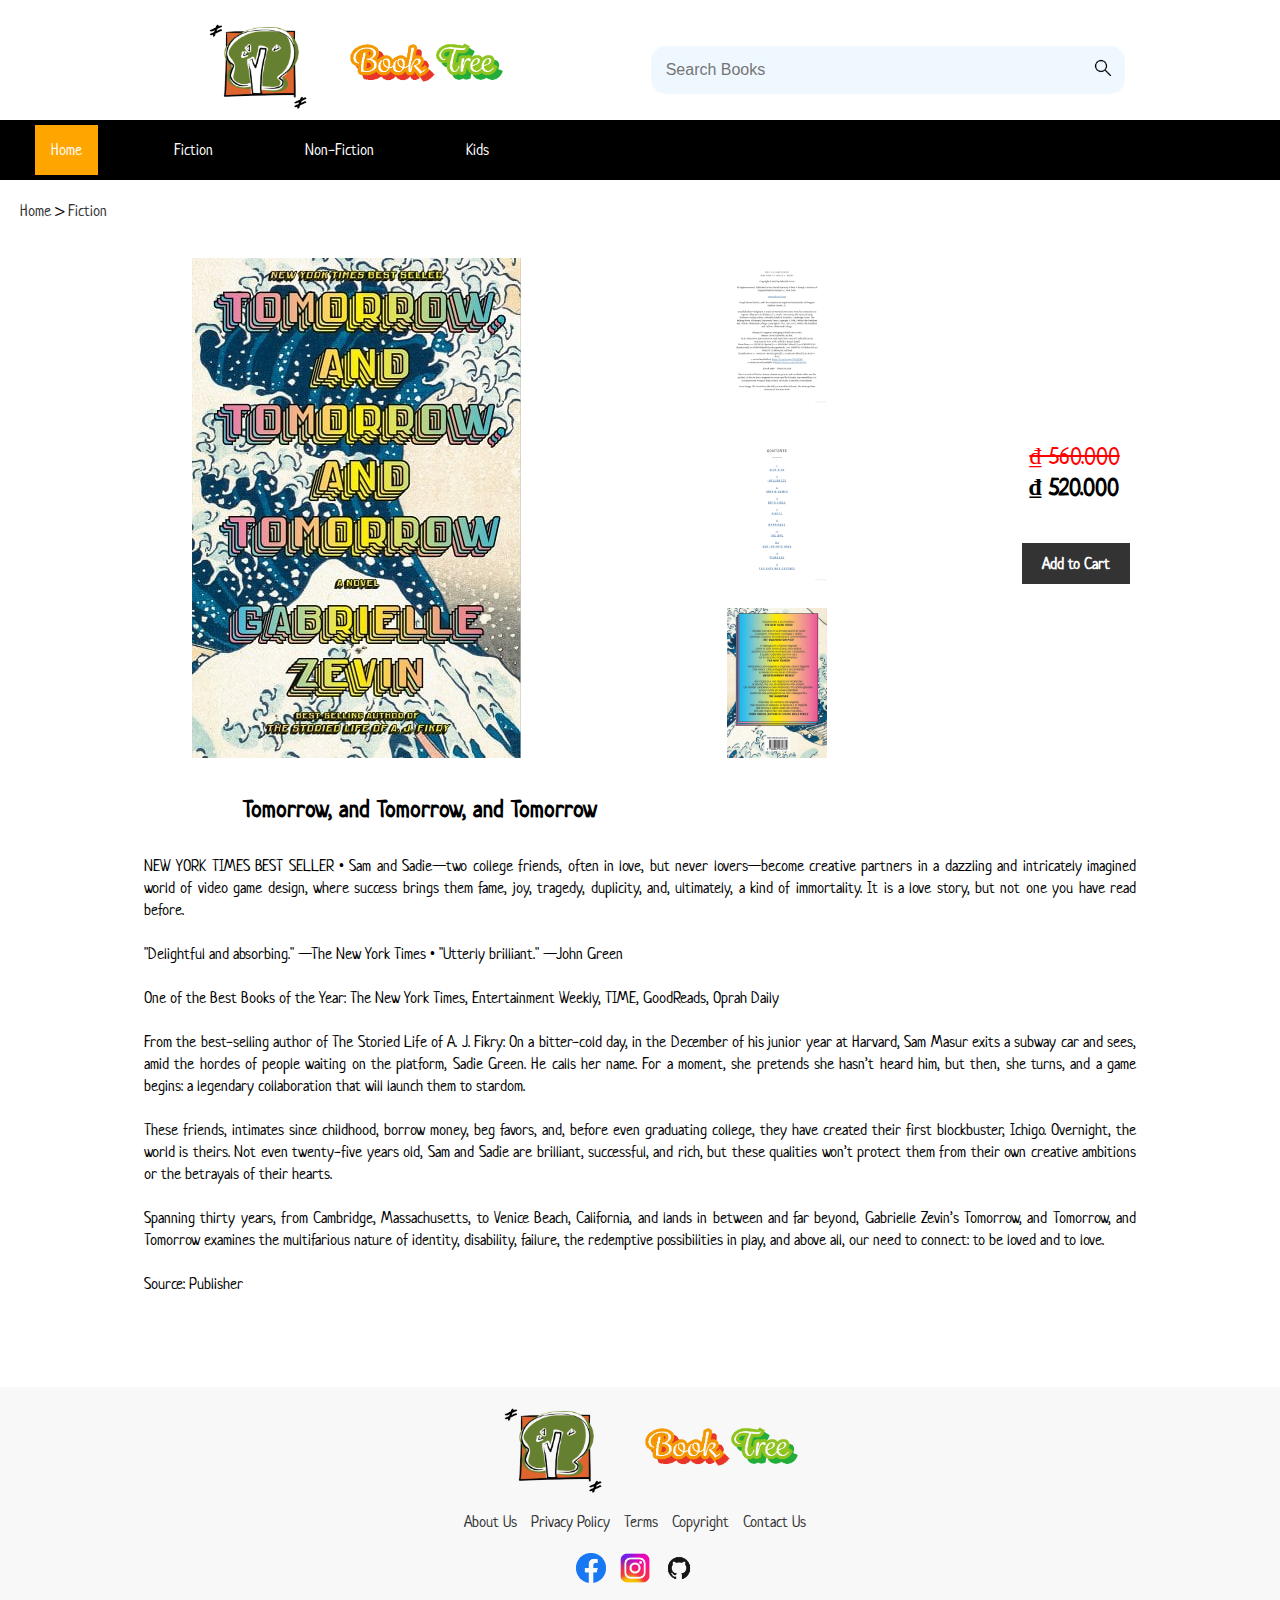
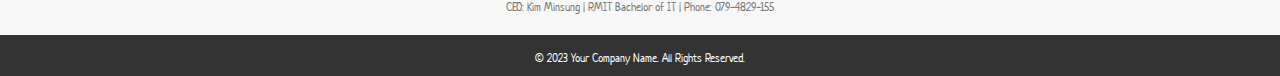
<file: StaticWebsite/Bookpage/index.html>
<!--RMIT University Vietnam
Course: COSC2430 Web Programming
Semester: 2023A
Assessment: Assignment 1
Author: Kim minsung
ID: s3866724
Acknowledgement: https://rmit.instructure.com/courses/118544/pages/w3-lecture?module_item_id=4924759
https://rmit.instructure.com/courses/118544/pages/w4-lecture?module_item_id=4924781
https://www.w3schools.com/html/html_classes.asp
https://www.w3schools.com/html/html_links.asp
https://www.w3schools.com/html/html_form_input_types.asp
https://www.w3schools.com/html/html_formatting.asp-->

<!DOCTYPE html>
<html lang="en">

<head>
    <meta charset="UTF-8">
    <meta http-equiv="X-UA-Compatible" content="IE=edge">
	<meta name="viewport" content="width=device-width, initial-scale=1.0">
  	<title>Tomorrow, and Tomorrow, and Tomorrow - BookTree</title>
  	<link rel="stylesheet" href="Book.css">
</head>
<body>
	<header>
		<div class="logo-con">
		<div class="logo">
		  <a href="https://minncode.github.io/s3866724_Static-Website/StaticWebsite/Home/"><img src="logo.png" alt="logo"></a>
		</div>
		</div>
		  <div class="search-container">
            <input type="text" class="search-bar" id="searchInput" placeholder="Search Books">
            <button class="search-button"><img src="search.png" title="Search" alt="Search"></button>
			</div>
	  </header>
	  <ul class="navbar">
		<li><a class="home" href="https://minncode.github.io/s3866724_Static-Website/StaticWebsite/Home/">Home</a></li>
		<li><a href="https://minncode.github.io/s3866724_Static-Website/StaticWebsite/Categorypage/">Fiction</a></li>
		<li><a href="https://minncode.github.io/s3866724_Static-Website/StaticWebsite/Categorypage1/">Non-Fiction</a></li>
    	<li><a href="https://minncode.github.io/s3866724_Static-Website/StaticWebsite/Categorypage2/">Kids</a></li>
	  </ul>

<!-- Main Content -->
<div class="main">  
  <div class="breadcrumb">
    <a href="https://minncode.github.io/s3866724_Static-Website/StaticWebsite/Home/">Home</a> > <a href="https://minncode.github.io/s3866724_Static-Website/StaticWebsite/Categorypage/">Fiction</a>
  </div>
  <div class="book-images">
    <div class="book-large-image">
      <img src="fiction1.jpg" alt="Book Cover">
    </div>
    <div class="book-small-images">
      <div class="book-small-image">
        <img src="tmr1.png" alt="tmr1">
      </div>
      <div class="book-small-image">
        <img src="tmr2.png" alt="tmr2">
      </div>
      <div class="book-small-image">
        <img src="tmr3.jpg" alt="tmr3">
      </div>
    </div>
    <div class="information">
    <div class="book-price">
		<del>₫ 560.000</del>
		<br>
        <b>₫ 520.000</b>
      </div>
      <a href="#" class="add-to-cart">Add to Cart</a>
    </div>
</div>

  <div class="book-name">
    Tomorrow, and Tomorrow, and Tomorrow
  </div>
  <div class="book-description">
    NEW YORK TIMES BEST SELLER • Sam and Sadie—two college friends, often in love, but never lovers—become creative partners in a dazzling and intricately imagined world of video game design, where success brings them fame, joy, tragedy, duplicity, and, ultimately, a kind of immortality. It is a love story, but not one you have read before.<br><br>

"Delightful and absorbing." —The New York Times • "Utterly brilliant." —John Green<br><br>
 
One of the Best Books of the Year: The New York Times, Entertainment Weekly, TIME, GoodReads, Oprah Daily<br><br>

 From the best-selling author of The Storied Life of A. J. Fikry: On a bitter-cold day, in the December of his junior year at Harvard, Sam Masur exits a subway car and sees, amid the hordes of people waiting on the platform, Sadie Green. He calls her name. For a moment, she pretends she hasn’t heard him, but then, she turns, and a game begins: a legendary collaboration that will launch them to stardom.<br><br>

These friends, intimates since childhood, borrow money, beg favors, and, before even graduating college, they have created their first blockbuster, Ichigo. Overnight, the world is theirs. Not even twenty-five years old, Sam and Sadie are brilliant, successful, and rich, but these qualities won’t protect them from their own creative ambitions or the betrayals of their hearts.<br><br>

Spanning thirty years, from Cambridge, Massachusetts, to Venice Beach, California, and lands in between and far beyond, Gabrielle Zevin’s Tomorrow, and Tomorrow, and Tomorrow examines the multifarious nature of identity, disability, failure, the redemptive possibilities in play, and above all, our need to connect: to be loved and to love.<br><br>
Source: Publisher<br><br>
  </div>
</div>
<!-- Footer -->
<footer>
	<div class="logo-container">
	  <img src="logo.png" alt="logo">
	</div>
	<ul class="info">
	  <li><a href="#">About Us</a></li>
	  <li><a href="#">Privacy Policy</a></li>
	  <li><a href="#">Terms</a></li>
	  <li><a href="#">Copyright</a></li>
	  <li><a href="https://minncode.github.io/s3866724_Static-Website/StaticWebsite/Contactpage/">Contact Us</a></li>
	</ul>
	<div class="social-icons">
	  <a href="https://www.facebook.com/profile.php?id=100067564262906"><img src="facebook.png" alt="facebook"></a>
	  <a href="https://www.instagram.com/at01_leo/"><img src="instagram.png" alt="instagram"></a>
	  <a href="https://github.com/minncode"><img src="github.png" alt="github"></a>
	</div>
	<p>CEO: Kim Minsung | RMIT Bachelor of IT | Phone: 079-4829-155
	</footer>
	<div class="footer-bottom">
		<p>&copy; 2023 Your Company Name. All Rights Reserved.</p>
	  </div>
</body>

</html>
</file>
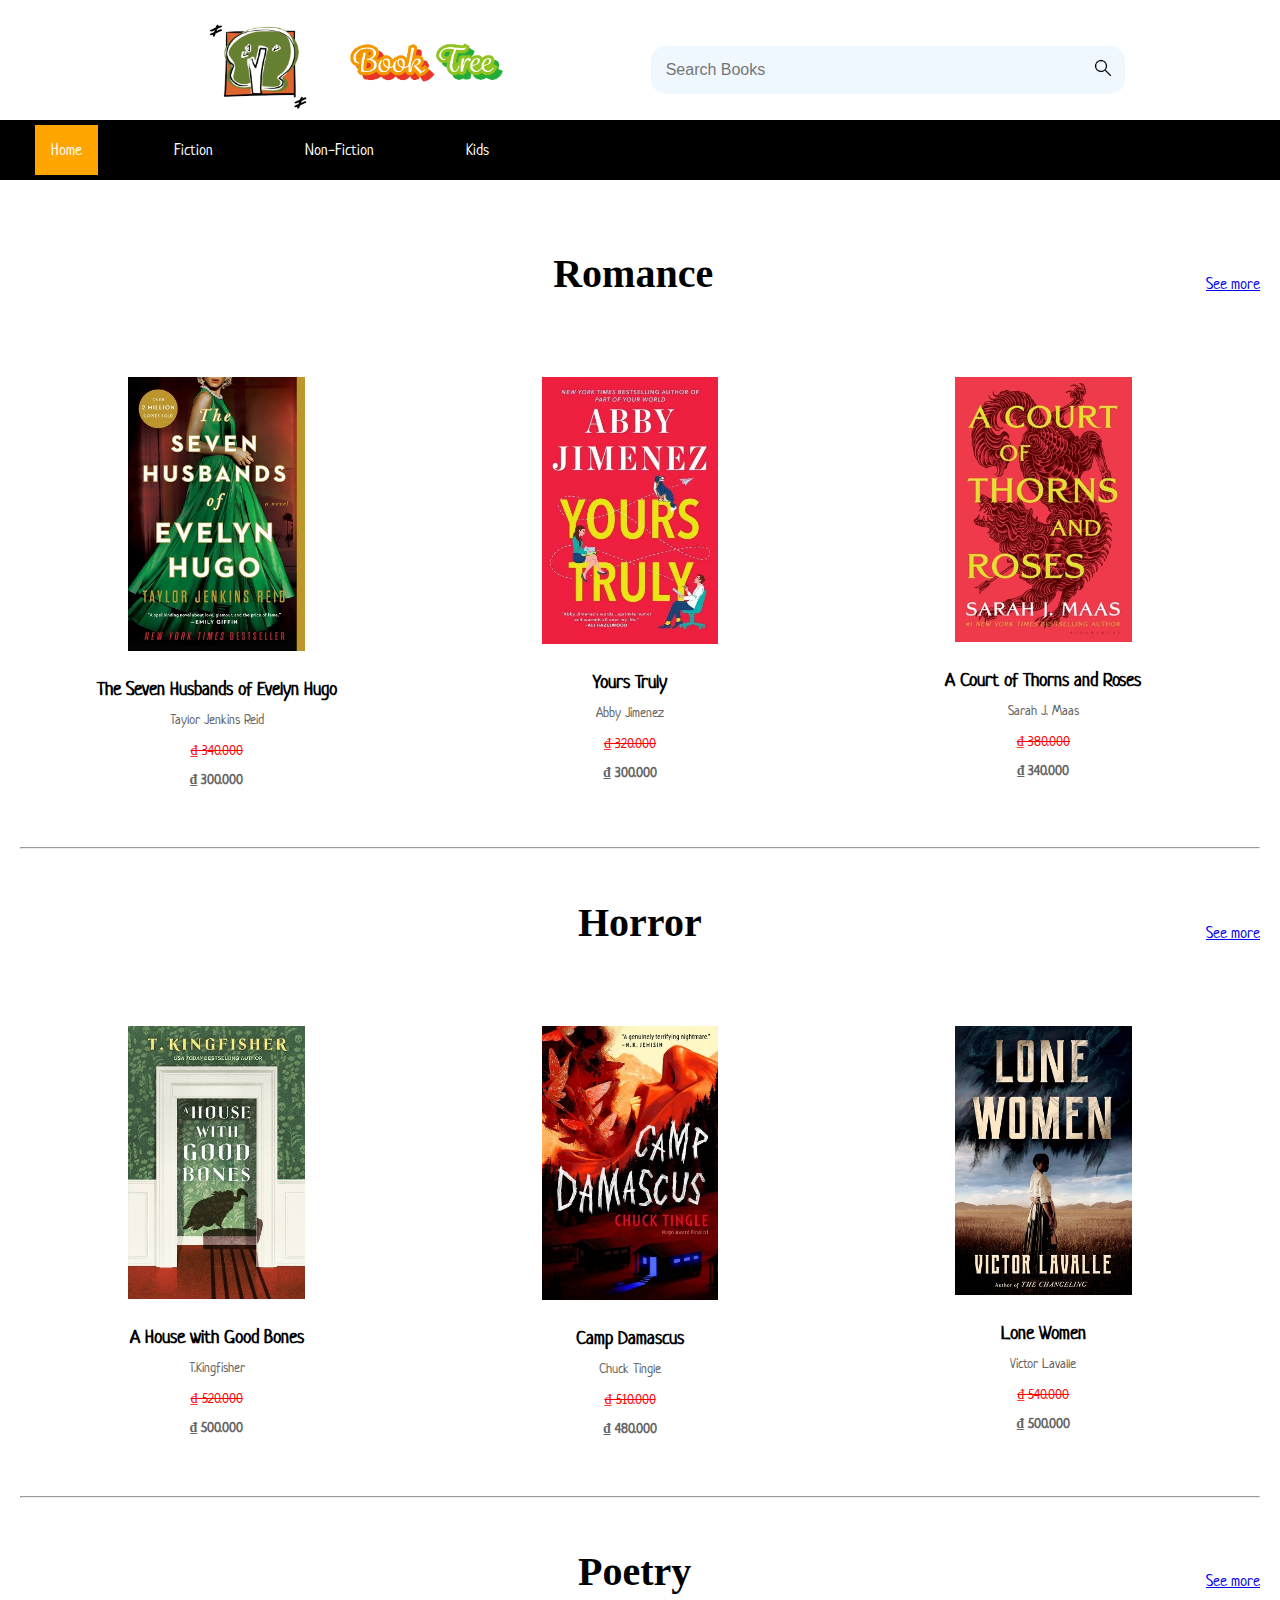
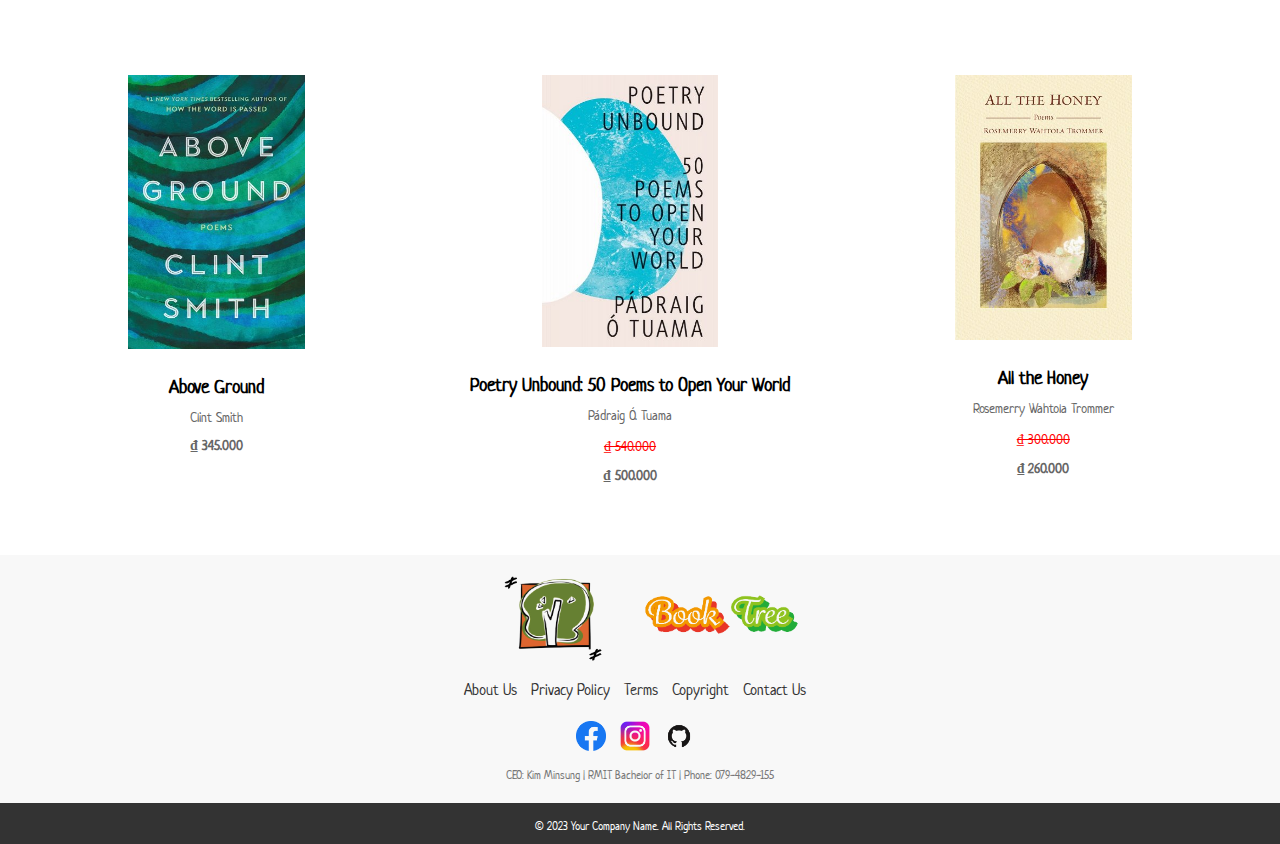
<file: StaticWebsite/Categorypage/index.html>
<!--RMIT University Vietnam
Course: COSC2430 Web Programming
Semester: 2023A
Assessment: Assignment 1
Author: Kim minsung
ID: s3866724
Acknowledgement: https://rmit.instructure.com/courses/118544/pages/w3-lecture?module_item_id=4924759
https://rmit.instructure.com/courses/118544/pages/w4-lecture?module_item_id=4924781
https://www.w3schools.com/html/html_classes.asp
https://www.w3schools.com/html/html_links.asp
https://www.w3schools.com/html/html_form_input_types.asp
https://www.w3schools.com/html/html_formatting.asp-->

<!DOCTYPE html>
<html lang="en">

<head>
    <meta charset="UTF-8">
    <meta http-equiv="X-UA-Compatible" content="IE=edge">
	<meta name="viewport" content="width=device-width, initial-scale=1.0">
  	<title>Fiction Books - BookTree</title>
  	<link rel="stylesheet" href="Category.css">
</head>

<body>
	<header>
		<div class="logo-con">
		<div class="logo">
		  <a href="https://minncode.github.io/s3866724_Static-Website/StaticWebsite/Home/"><img src="logo.png" alt="logo"></a>
		</div>
		</div>
		  <div class="search-container">
            <input type="text" class="search-bar" id="searchInput" placeholder="Search Books">
            <button class="search-button"><img src="search.png" title="Search" alt="Search"></button>
			</div>
	  </header>
	  <ul class="navbar">
		<li><a class="home" href="https://minncode.github.io/s3866724_Static-Website/StaticWebsite/Home/">Home</a></li>
		<li><a href="https://minncode.github.io/s3866724_Static-Website/StaticWebsite/Categorypage/">Fiction</a></li>
		<li><a href="https://minncode.github.io/s3866724_Static-Website/StaticWebsite/Categorypage1/">Non-Fiction</a></li>
    	<li><a href="https://minncode.github.io/s3866724_Static-Website/StaticWebsite/Categorypage2/">Kids</a></li>
	  </ul>

  <main>
    <div class="category1">
      <h2>Romance</h2>
	  <div class="more"> <a href=# <span class="text">See more</span></a> 
	  </div>
	</div>
      <ul class="books">
        <li>
          <img src="romance1.jpg" alt="romance1">
          <h3>The Seven Husbands of Evelyn Hugo</h3>
          <p>Taylor Jenkins Reid</p>
		  <p1><del>₫ 340.000</del></p1>
		  <p><b>₫ 300.000</b></p>

        </li>
        <li>
          <img src="romance2.jpg" alt="romance2">
          <h3>Yours Truly</h3>
          <p>Abby Jimenez</p>
          <p1><del>₫ 320.000</del></p1>
		  <p><b>₫ 300.000</b></p>
        </li>
        <li>
          <img src="romance3.jpg" alt="romance3">
          <h3>A Court of Thorns and Roses</h3>
          <p>Sarah J. Maas</p>
		  <p1><del>₫ 380.000</del></p1>
		  <p><b>₫ 340.000</b></p>
        </li>
      </ul>
	  <hr>
    <div class="category2">
		<h2>Horror</h2>
		<div class="more"> <a href=# <span class="text">See more</span></a> 
		</div>
	  </div>
      <ul class="books">
        <li>
          <img src="horror1.jpg" alt="horror1">
          <h3>A House with Good Bones</h3>
          <p>T.Kingfisher</p>
          <p1><del>₫ 520.000</del></p1>
		  <p><b>₫ 500.000</b></p>
        </li>
        <li>
          <img src="horror2.jpg" alt="horror2">
          <h3>Camp Damascus</h3>
          <p>Chuck Tingle</p>
          <p1><del>₫ 510.000</del></p1>
		  <p><b>₫ 480.000</b></p>
        </li>
        <li>
          <img src="horror3.jpg" alt="horror3">
          <h3>Lone Women</h3>
          <p>Victor Lavalle</p>
		  <p1><del>₫ 540.000</del></p1>
		  <p><b>₫ 500.000</b></p>
        </li>
      </ul>
	  <hr>
	  <div class="category3">
		<h2>Poetry</h2>
		<div class="more"> <a href=# <span class="text">See more</span></a> 
		</div>
	  </div>
		<ul class="books">
		  <li>
			<img src="poetry1.jpg" alt="poetry1">
			<h3>Above Ground</h3>
			<p>Clint Smith</p>
			<p><b>₫ 345.000</b></p>
		  </li>
		  <li>
			<img src="poetry2.jpg" alt="poetry2">
			<h3>Poetry Unbound: 50 Poems to Open Your World</h3>
			<p>Pádraig Ó. Tuama</p>
			<p1><del>₫ 540.000</del></p1>
			<p><b>₫ 500.000</b></p>
		  </li>
		  <li>
			<img src="poetry3.jpg" alt="poetry3">
			<h3>All the Honey</h3>
			<p>Rosemerry Wahtola Trommer</p>
			<p1><del>₫ 300.000</del></p1>
			<p><b>₫ 260.000</b></p>
		  </li>
		</ul>
  </main>

  <footer>
	<div class="logo-container">
	  <img src="logo.png" alt="logo">
	</div>
	<ul class="info">
	  <li><a href="#">About Us</a></li>
	  <li><a href="#">Privacy Policy</a></li>
	  <li><a href="#">Terms</a></li>
	  <li><a href="#">Copyright</a></li>
	  <li><a href="https://minncode.github.io/s3866724_Static-Website/StaticWebsite/Contactpage/">Contact Us</a></li>
	</ul>
	<div class="social-icons">
	  <a href="https://www.facebook.com/profile.php?id=100067564262906"><img src="facebook.png" alt="facebook"></a>
	  <a href="https://www.instagram.com/at01_leo/"><img src="instagram.png" alt="instagram"></a>
	  <a href="https://github.com/minncode"><img src="github.png" alt="github"></a>
	</div>
	<p>CEO: Kim Minsung | RMIT Bachelor of IT | Phone: 079-4829-155
	</footer>
	<div class="footer-bottom">
		<p>&copy; 2023 Your Company Name. All Rights Reserved.</p>
	  </div>
</body>

</html>
</file>
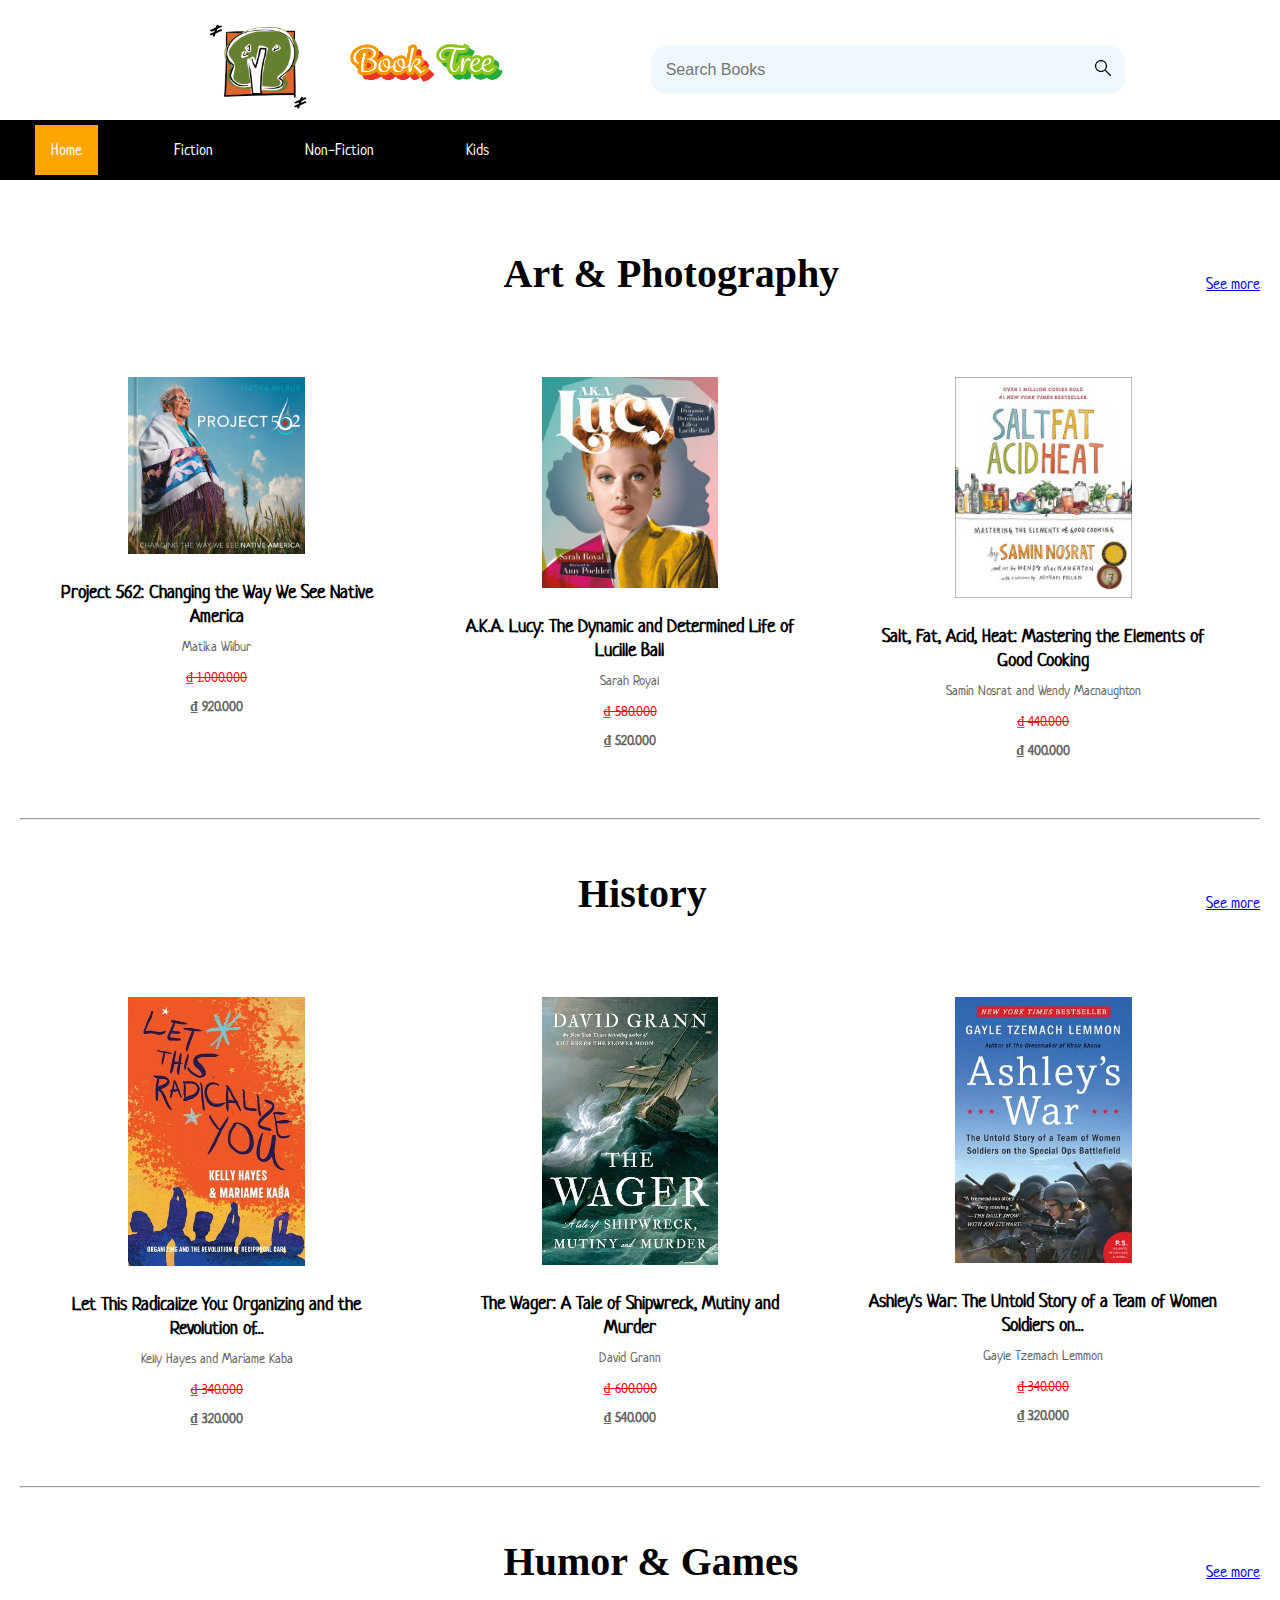
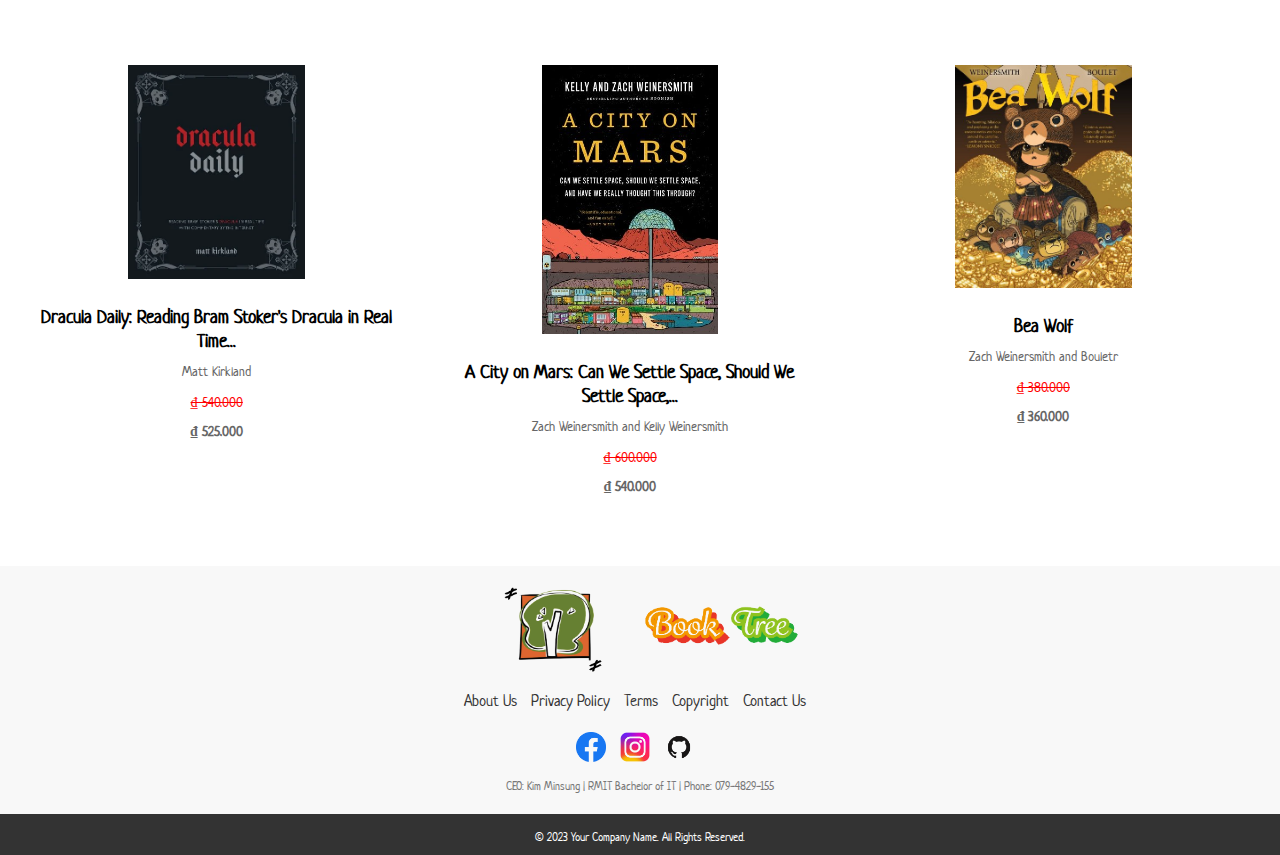
<file: StaticWebsite/Categorypage1/index.html>
<!--RMIT University Vietnam
Course: COSC2430 Web Programming
Semester: 2023A
Assessment: Assignment 1
Author: Kim minsung
ID: s3866724
Acknowledgement: https://rmit.instructure.com/courses/118544/pages/w3-lecture?module_item_id=4924759
https://rmit.instructure.com/courses/118544/pages/w4-lecture?module_item_id=4924781
https://www.w3schools.com/html/html_classes.asp
https://www.w3schools.com/html/html_links.asp
https://www.w3schools.com/html/html_form_input_types.asp
https://www.w3schools.com/html/html_formatting.asp-->

<!DOCTYPE html>
<html lang="en">

<head>
    <meta charset="UTF-8">
    <meta http-equiv="X-UA-Compatible" content="IE=edge">
	<meta name="viewport" content="width=device-width, initial-scale=1.0">
  	<title>Non-Fiction Books - BookTree</title>
  	<link rel="stylesheet" href="Category1.css">
</head>

<body>
	<header>
		<div class="logo-con">
		<div class="logo">
		  <a href="https://minncode.github.io/s3866724_Static-Website/StaticWebsite/Home/"><img src="logo.png" alt="logo"></a>
		</div>
		</div>
		  <div class="search-container">
            <input type="text" class="search-bar" id="searchInput" placeholder="Search Books">
            <button class="search-button"><img src="search.png" title="Search" alt="Search"></button>
			</div>
	  </header>
	  <ul class="navbar">
		<li><a class="home" href="https://minncode.github.io/s3866724_Static-Website/StaticWebsite/Home/">Home</a></li>
		<li><a href="https://minncode.github.io/s3866724_Static-Website/StaticWebsite/Categorypage/">Fiction</a></li>
		<li><a href="https://minncode.github.io/s3866724_Static-Website/StaticWebsite/Categorypage1/">Non-Fiction</a></li>
    	<li><a href="https://minncode.github.io/s3866724_Static-Website/StaticWebsite/Categorypage2/">Kids</a></li>
	  </ul>

  <main>
    <div class="category1">
      <h2>Art & Photography</h2>
	  <div class="more"> <a href=# <span class="text">See more</span></a> 
	  </div>
	</div>
      <ul class="books">
        <li>
          <img src="art1.jpg" alt="art1">
          <h3>Project 562: Changing the Way We See Native America</h3>
          <p>Matika Wilbur</p>
		  <p1><del>₫ 1.000.000</del></p1>
		  <p><b>₫ 920.000</b></p>

        </li>
        <li>
          <img src="art2.jpg" alt="art2">
          <h3>A.K.A. Lucy: The Dynamic and Determined Life of Lucille Ball</h3>
          <p>Sarah Royal</p>
          <p1><del>₫ 580.000</del></p1>
		  <p><b>₫ 520.000</b></p>
        </li>
        <li>
          <img src="art3.jpg" alt="art3">
          <h3>Salt, Fat, Acid, Heat: Mastering the Elements of Good Cooking</h3>
          <p>Samin Nosrat and Wendy Macnaughton</p>
		  <p1><del>₫ 440.000</del></p1>
		  <p><b>₫ 400.000</b></p>
        </li>
      </ul>
	  <hr>
    <div class="category2">
		<h2>History</h2>
		<div class="more"> <a href=# <span class="text">See more</span></a> 
		</div>
	  </div>
      <ul class="books">
        <li>
          <img src="history1.jpg" alt="history1">
          <h3>Let This Radicalize You: Organizing and the Revolution of...</h3>
          <p>Kelly Hayes and Mariame Kaba</p>
          <p1><del>₫ 340.000</del></p1>
		  <p><b>₫ 320.000</b></p>
        </li>
        <li>
          <img src="history2.jpg" alt="history2">
          <h3>The Wager: A Tale of Shipwreck, Mutiny and Murder</h3>
          <p>David Grann</p>
          <p1><del>₫ 600.000</del></p1>
		  <p><b>₫ 540.000</b></p>
        </li>
        <li>
          <img src="history3.jpg" alt="history3">
          <h3>Ashley's War: The Untold Story of a Team of Women Soldiers on...</h3>
          <p>Gayle Tzemach Lemmon</p>
		  <p1><del>₫ 340.000</del></p1>
		  <p><b>₫ 320.000</b></p>
        </li>
      </ul>
	  <hr>
	  <div class="category3">
		<h2>Humor & Games</h2>
		<div class="more"> <a href=# <span class="text">See more</span></a> 
		</div>
	  </div>
		<ul class="books">
		  <li>
			<img src="humor1.jpg" alt="humor1">
			<h3>Dracula Daily: Reading Bram Stoker's Dracula in Real Time...</h3>
			<p>Matt Kirkland</p>
			<p1><del>₫ 540.000</del></p1>
			<p><b>₫ 525.000</b></p>
		  </li>
		  <li>
			<img src="humor2.jpg" alt="humor2">
			<h3>A City on Mars: Can We Settle Space, Should We Settle Space,...</h3>
			<p>Zach Weinersmith and Kelly Weinersmith</p>
			<p1><del>₫ 600.000</del></p1>
			<p><b>₫ 540.000</b></p>
		  </li>
		  <li>
			<img src="humor3.jpg" alt="humor3">
			<h3>Bea Wolf</h3>
			<p>Zach Weinersmith and Bouletr</p>
			<p1><del>₫ 380.000</del></p1>
			<p><b>₫ 360.000</b></p>
		  </li>
		</ul>
  </main>

  <footer>
	<div class="logo-container">
	  <img src="logo.png" alt="logo">
	</div>
	<ul class="info">
	  <li><a href="#">About Us</a></li>
	  <li><a href="#">Privacy Policy</a></li>
	  <li><a href="#">Terms</a></li>
	  <li><a href="#">Copyright</a></li>
	  <li><a href="https://minncode.github.io/s3866724_Static-Website/StaticWebsite/Contactpage/">Contact Us</a></li>
	</ul>
	<div class="social-icons">
	  <a href="https://www.facebook.com/profile.php?id=100067564262906"><img src="facebook.png" alt="facebook"></a>
	  <a href="https://www.instagram.com/at01_leo/"><img src="instagram.png" alt="instagram"></a>
	  <a href="https://github.com/minncode"><img src="github.png" alt="github"></a>
	</div>
	<p>CEO: Kim Minsung | RMIT Bachelor of IT | Phone: 079-4829-155
	</footer>
	<div class="footer-bottom">
		<p>&copy; 2023 Your Company Name. All Rights Reserved.</p>
	  </div>
</body>

</html>
</file>
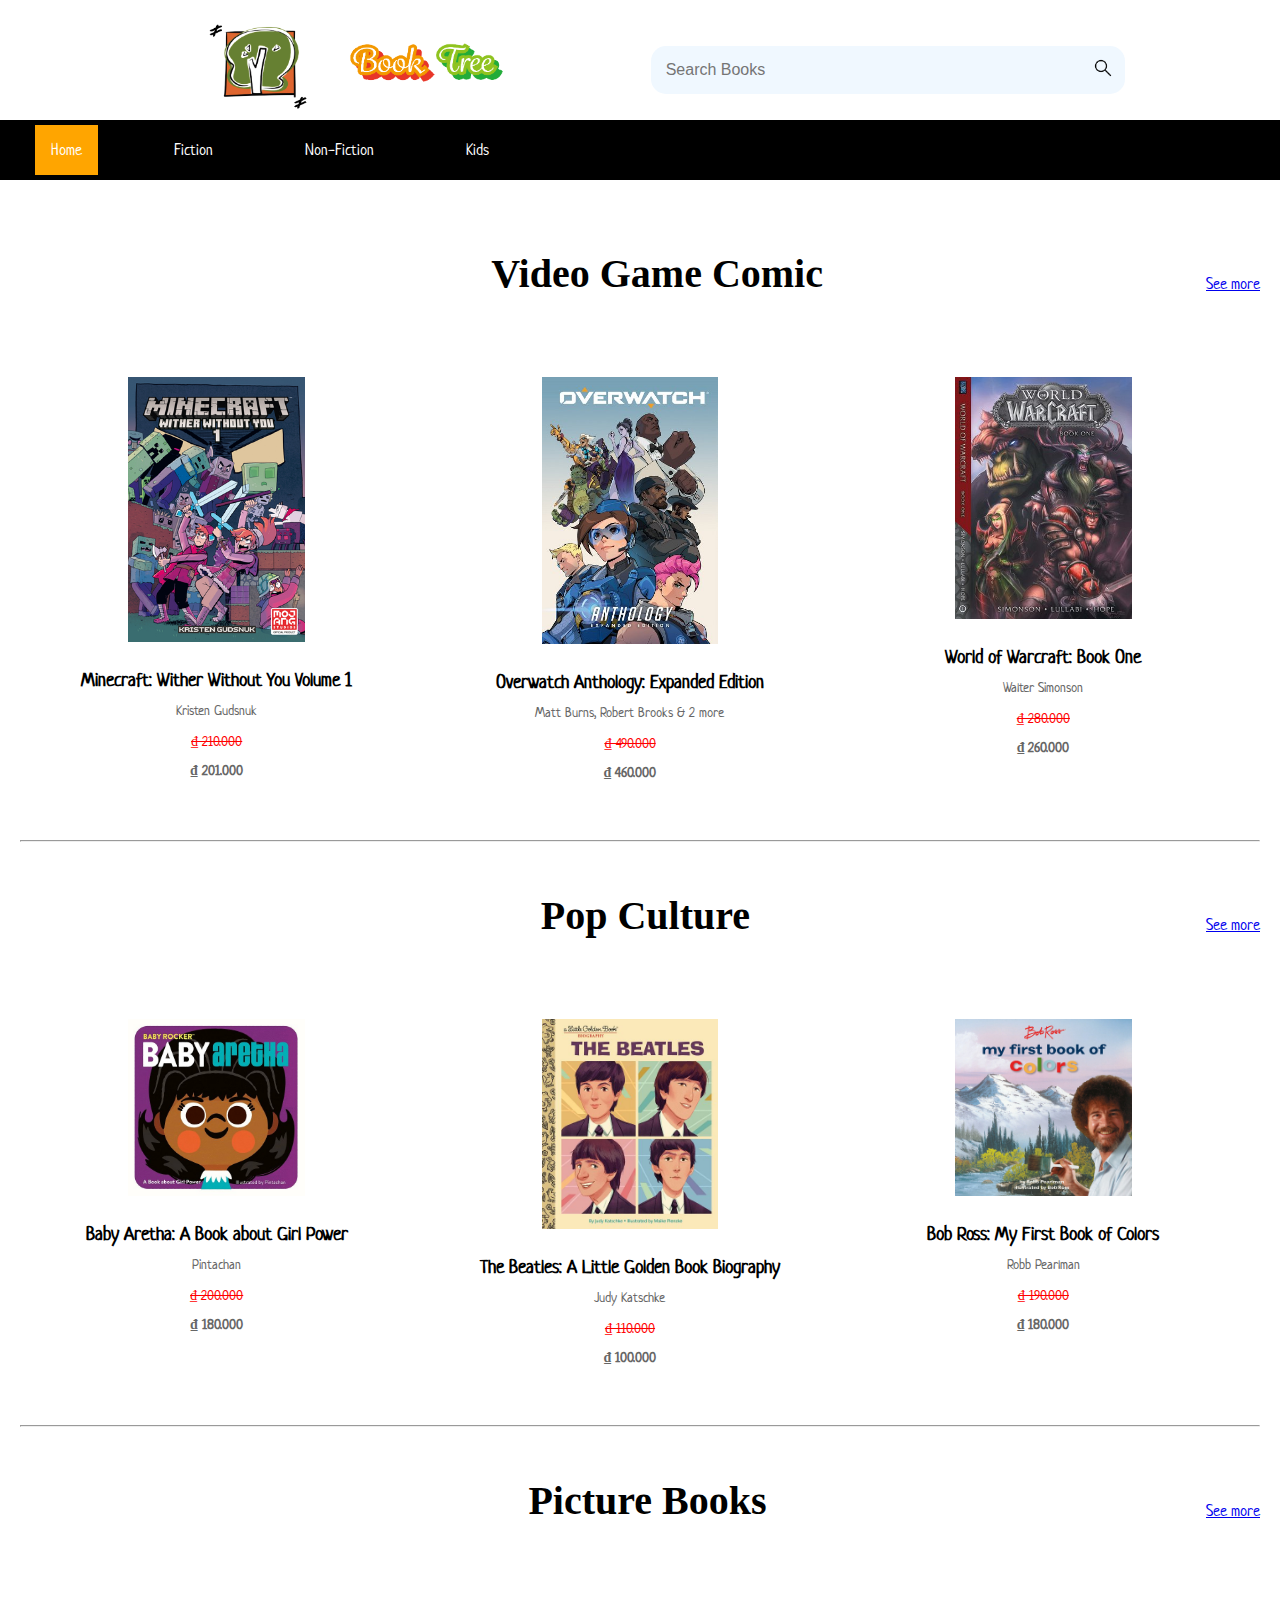
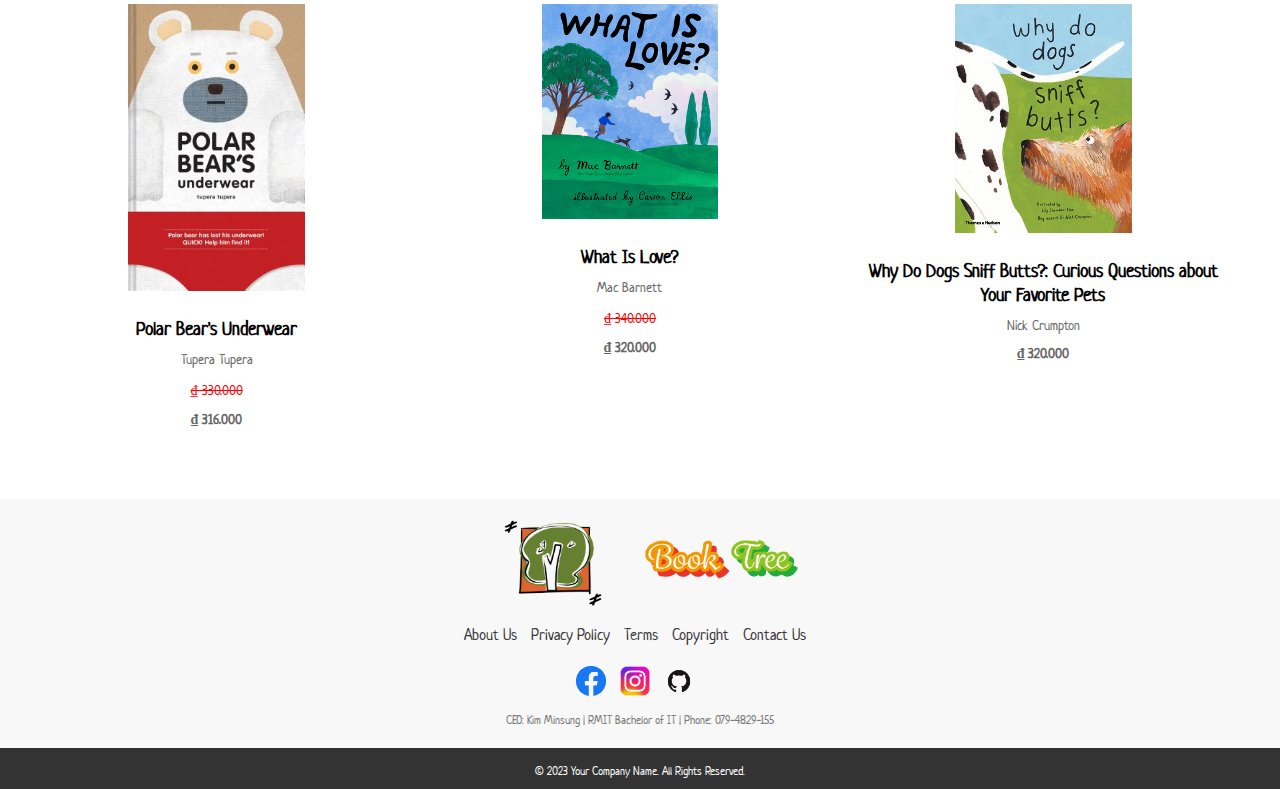
<file: StaticWebsite/Categorypage2/index.html>
<!--RMIT University Vietnam
Course: COSC2430 Web Programming
Semester: 2023A
Assessment: Assignment 1
Author: Kim minsung
ID: s3866724
Acknowledgement: https://rmit.instructure.com/courses/118544/pages/w3-lecture?module_item_id=4924759
https://rmit.instructure.com/courses/118544/pages/w4-lecture?module_item_id=4924781
https://www.w3schools.com/html/html_classes.asp
https://www.w3schools.com/html/html_links.asp
https://www.w3schools.com/html/html_form_input_types.asp
https://www.w3schools.com/html/html_formatting.asp-->

<!DOCTYPE html>
<html lang="en">

<head>
    <meta charset="UTF-8">
    <meta http-equiv="X-UA-Compatible" content="IE=edge">
	<meta name="viewport" content="width=device-width, initial-scale=1.0">
  	<title>Kids Books - BookTree</title>
  	<link rel="stylesheet" href="Category2.css">
</head>

<body>
	<header>
		<div class="logo-con">
		<div class="logo">
		  <a href="https://minncode.github.io/s3866724_Static-Website/StaticWebsite/Home/"><img src="logo.png" alt="logo"></a>
		</div>
		</div>
		  <div class="search-container">
            <input type="text" class="search-bar" id="searchInput" placeholder="Search Books">
            <button class="search-button"><img src="search.png" title="Search" alt="Search"></button>
			</div>
	  </header>
	  <ul class="navbar">
		<li><a class="home" href="https://minncode.github.io/s3866724_Static-Website/StaticWebsite/Home/">Home</a></li>
		<li><a href="https://minncode.github.io/s3866724_Static-Website/StaticWebsite/Categorypage/">Fiction</a></li>
		<li><a href="https://minncode.github.io/s3866724_Static-Website/StaticWebsite/Categorypage1/">Non-Fiction</a></li>
    	<li><a href="https://minncode.github.io/s3866724_Static-Website/StaticWebsite/Categorypage2/">Kids</a></li>
	  </ul>

  <main>
    <div class="category1">
      <h2>Video Game Comic</h2>
	  <div class="more"> <a href=# <span class="text">See more</span></a> 
	  </div>
	</div>
      <ul class="books">
        <li>
          <img src="video1.jpg" alt="video1">
          <h3>Minecraft: Wither Without You Volume 1</h3>
          <p>Kristen Gudsnuk</p>
		  <p1><del>₫ 210.000</del></p1>
		  <p><b>₫ 201.000</b></p>

        </li>
        <li>
          <img src="video2.jpg" alt="video2">
          <h3>Overwatch Anthology: Expanded Edition</h3>
          <p>Matt Burns, Robert Brooks & 2 more</p>
          <p1><del>₫ 490.000</del></p1>
		  <p><b>₫ 460.000</b></p>
        </li>
        <li>
          <img src="video3.jpg" alt="video3">
          <h3>World of Warcraft: Book One</h3>
          <p>Walter Simonson</p>
		  <p1><del>₫ 280.000</del></p1>
		  <p><b>₫ 260.000</b></p>
        </li>
      </ul>
	  <hr>
    <div class="category2">
		<h2>Pop Culture</h2>
		<div class="more"> <a href=# <span class="text">See more</span></a> 
		</div>
	  </div>
      <ul class="books">
        <li>
          <img src="pop1.jpg" alt="pop1">
          <h3>Baby Aretha: A Book about Girl Power</h3>
          <p>Pintachan</p>
          <p1><del>₫ 200.000</del></p1>
		  <p><b>₫ 180.000</b></p>
        </li>
        <li>
          <img src="pop2.jpg" alt="pop2">
          <h3>The Beatles: A Little Golden Book Biography</h3>
          <p>Judy Katschke</p>
          <p1><del>₫ 110.000</del></p1>
		  <p><b>₫ 100.000</b></p>
        </li>
        <li>
          <img src="pop3.jpg" alt="pop3">
          <h3>Bob Ross: My First Book of Colors</h3>
          <p>Robb Pearlman</p>
		  <p1><del>₫ 190.000</del></p1>
		  <p><b>₫ 180.000</b></p>
        </li>
      </ul>
	  <hr>
	  <div class="category3">
		<h2>Picture Books</h2>
		<div class="more"> <a href=# <span class="text">See more</span></a> 
		</div>
	  </div>
		<ul class="books">
		  <li>
			<img src="pic1.jpg" alt="pic1">
			<h3>Polar Bear's Underwear</h3>
			<p>Tupera Tupera</p>
			<p1><del>₫ 330.000</del></p1>
			<p><b>₫ 316.000</b></p>
		  </li>
		  <li>
			<img src="pic2.jpg" alt="pic2">
			<h3>What Is Love?</h3>
			<p>Mac Barnett</p>
			<p1><del>₫ 340.000</del></p1>
			<p><b>₫ 320.000</b></p>
		  </li>
		  <li>
			<img src="pic3.jpg" alt="pic3">
			<h3>Why Do Dogs Sniff Butts?: Curious Questions about Your Favorite Pets</h3>
			<p>Nick Crumpton</p>
			<p><b>₫ 320.000</b></p>
		  </li>
		</ul>
  </main>

  <footer>
	<div class="logo-container">
	  <img src="logo.png" alt="logo">
	</div>
	<ul class="info">
	  <li><a href="#">About Us</a></li>
	  <li><a href="#">Privacy Policy</a></li>
	  <li><a href="#">Terms</a></li>
	  <li><a href="#">Copyright</a></li>
	  <li><a href="https://minncode.github.io/s3866724_Static-Website/StaticWebsite/Contactpage/">Contact Us</a></li>
	</ul>
	<div class="social-icons">
	  <a href="https://www.facebook.com/profile.php?id=100067564262906"><img src="facebook.png" alt="facebook"></a>
	  <a href="https://www.instagram.com/at01_leo/"><img src="instagram.png" alt="instagram"></a>
	  <a href="https://github.com/minncode"><img src="github.png" alt="github"></a>
	</div>
	<p>CEO: Kim Minsung | RMIT Bachelor of IT | Phone: 079-4829-155
	</footer>
	<div class="footer-bottom">
		<p>&copy; 2023 Your Company Name. All Rights Reserved.</p>
	  </div>
</body>

</html>
</file>
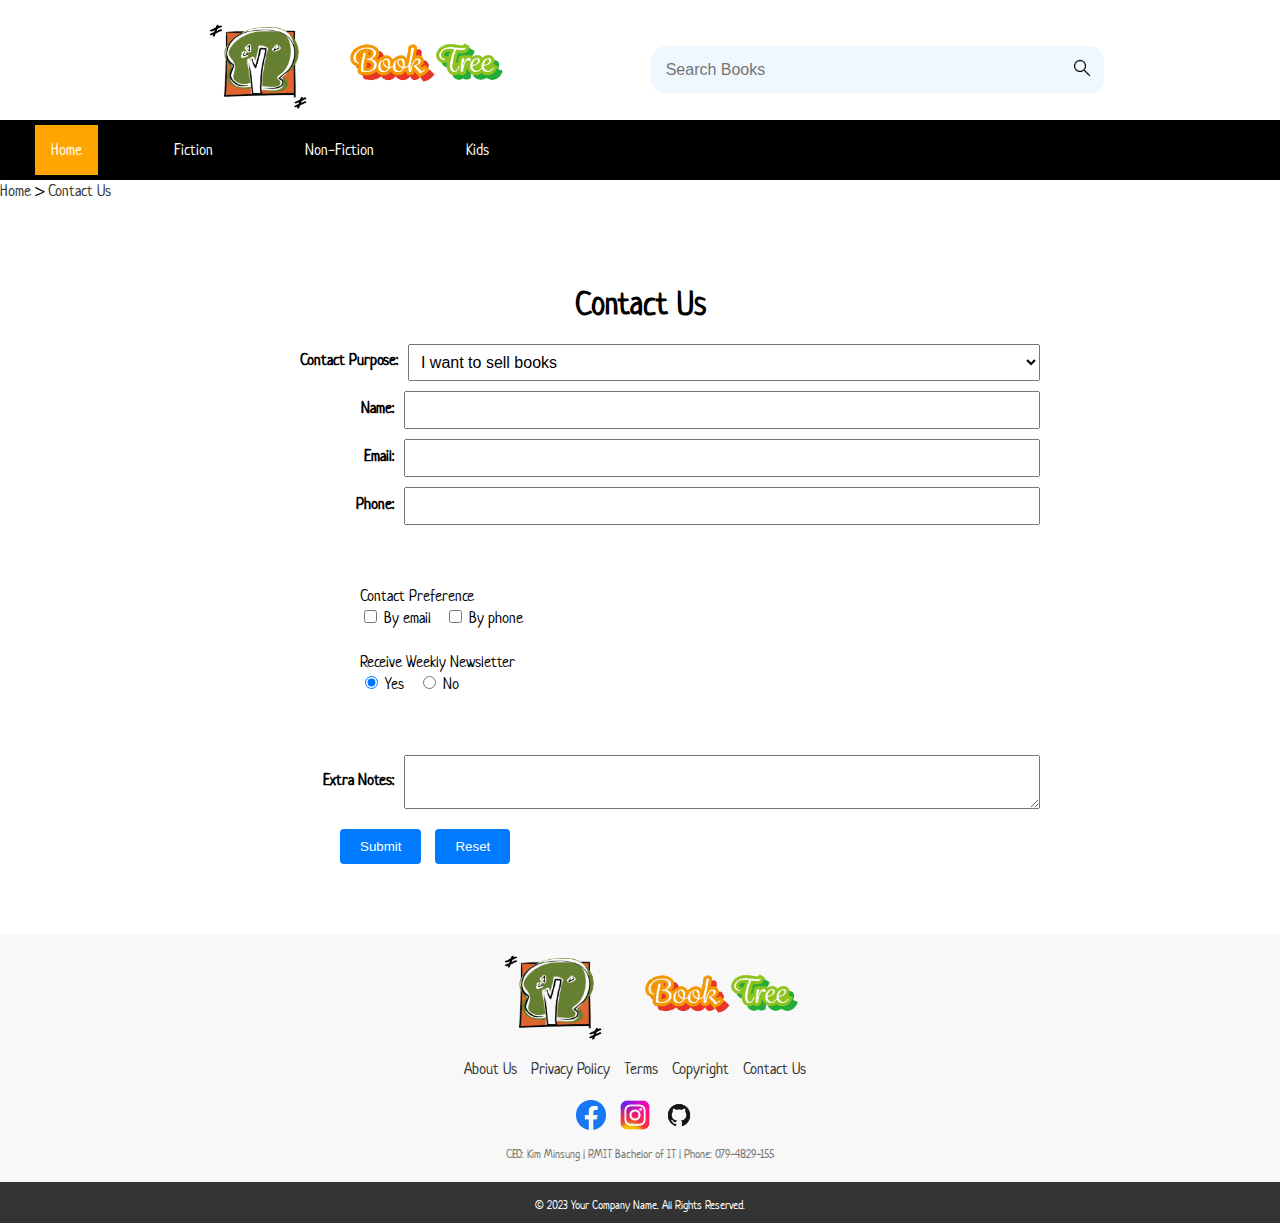
<file: StaticWebsite/Contactpage/index.html>
<!--RMIT University Vietnam
Course: COSC2430 Web Programming
Semester: 2023A
Assessment: Assignment 1
Author: Kim minsung
ID: s3866724
Acknowledgement: https://rmit.instructure.com/courses/118544/pages/w3-lecture?module_item_id=4924759
https://rmit.instructure.com/courses/118544/pages/w4-lecture?module_item_id=4924781
https://www.w3schools.com/html/html_classes.asp
https://www.w3schools.com/html/html_links.asp
https://www.w3schools.com/html/html_form_input_types.asp
https://www.w3schools.com/html/html_formatting.asp-->

<!DOCTYPE html>
<html lang="en">

<head>
    <meta charset="UTF-8">
    <meta http-equiv="X-UA-Compatible" content="IE=edge">
	<meta name="viewport" content="width=device-width, initial-scale=1.0">
  	<title>BookTree Contact</title>
  	<link rel="stylesheet" href="Contact.css">
</head>

<body>
	<header>
		<div class="logo-con">
		<div class="logo">
		  <a href="https://minncode.github.io/s3866724_Static-Website/StaticWebsite/Home/"><img src="logo.png" alt="logo"></a>
		</div>
		</div>
		  <div class="search-container">
            <input type="text" class="search-bar" id="searchInput" placeholder="Search Books">
            <button class="search-button"><img src="search.png" title="Search" alt="Search"></button>
			</div>
	  </header>
	  <ul class="navbar">
		<li><a class="home" href="https://minncode.github.io/s3866724_Static-Website/StaticWebsite/Home/">Home</a></li>
		<li><a href="https://minncode.github.io/s3866724_Static-Website/StaticWebsite/Categorypage/">Fiction</a></li>
		<li><a href="https://minncode.github.io/s3866724_Static-Website/StaticWebsite/Categorypage1/">Non-Fiction</a></li>
    <li><a href="https://minncode.github.io/s3866724_Static-Website/StaticWebsite/Categorypage2/">Kids</a></li>
	  </ul>
    
    <div class="main">  
      <div class="breadcrumb">
        <a href="https://minncode.github.io/s3866724_Static-Website/StaticWebsite/Home/">Home</a> > <a href="https://minncode.github.io/s3866724_Static-Website/StaticWebsite/Contactpage/">Contact Us</a>
      </div>
      

	  <main class="container">
        <h1>Contact Us</h1>
        <form id="contact-form">
            <div class="form-group">
                <label for="contact-purpose">Contact Purpose:</label>
                <select id="contact-purpose" name="contact-purpose">
                    <option value="sell">I want to sell books</option>
                    <option value="buy">I want to buy books</option>
                </select>
            </div>
            <div class="form-group">
                <label for="name">Name:</label>
                <input type="text" id="name" name="name">
            </div>
            <div class="form-group">
                <label for="email">Email:</label>
                <input type="email" id="email" name="email">
            </div>
            <div class="form-group">
                <label for="phone">Phone:</label>
                <input type="tel" id="phone" name="phone">
            </div>
            <div class="contact-form1-container">
            <label for="contactPreference">Contact Preference</label>
            <div id="contactPreference">
              <input type="checkbox" id="contactPreferenceEmail" name="contactPreference[]" value="email">
              <label for="contactPreferenceEmail">By email</label>
              <input type="checkbox" id="contactPreferencePhone" name="contactPreference[]" value="phone">
              <label for="contactPreferencePhone">By phone</label>
            </div>
      
            <br>
            <label for="receiveNewsletter">Receive Weekly Newsletter</label>
            <div id="receiveNewsletter">
              <input type="radio" id="receiveNewsletterYes" name="receiveNewsletter" value="yes" checked>
              <label for="receiveNewsletterYes">Yes</label>
              <input type="radio" id="receiveNewsletterNo" name="receiveNewsletter" value="no">
              <label for="receiveNewsletterNo">No</label>
            </div>
            </div>
            <div class="form-group">
                <label for="extra-notes">Extra Notes:</label>
                <textarea id="extra-notes" name="extra-notes"></textarea>
            </div>
            <div class="button-container">
                <button type="submit" class="submit-button">Submit</button>
                <button type="reset" class="reset-button">Reset</button>
              </div>
        </form>
    </main>

  <footer>
	<div class="logo-container">
	  <img src="logo.png" alt="logo">
	</div>
	<ul class="info">
	  <li><a href="#">About Us</a></li>
	  <li><a href="#">Privacy Policy</a></li>
	  <li><a href="#">Terms</a></li>
	  <li><a href="#">Copyright</a></li>
	  <li><a href="https://minncode.github.io/s3866724_Static-Website/StaticWebsite/Contactpage/">Contact Us</a></li>
	</ul>
	<div class="social-icons">
	  <a href="https://www.facebook.com/profile.php?id=100067564262906"><img src="facebook.png" alt="facebook"></a>
	  <a href="https://www.instagram.com/at01_leo/"><img src="instagram.png" alt="instagram"></a>
	  <a href="https://github.com/minncode"><img src="github.png" alt="github"></a>
	</div>
	<p>CEO: Kim Minsung | RMIT Bachelor of IT | Phone: 079-4829-155
	</footer>
	<div class="footer-bottom">
		<p>&copy; 2023 Your Company Name. All Rights Reserved.</p>
	  </div>
</body>

</html>
</file>
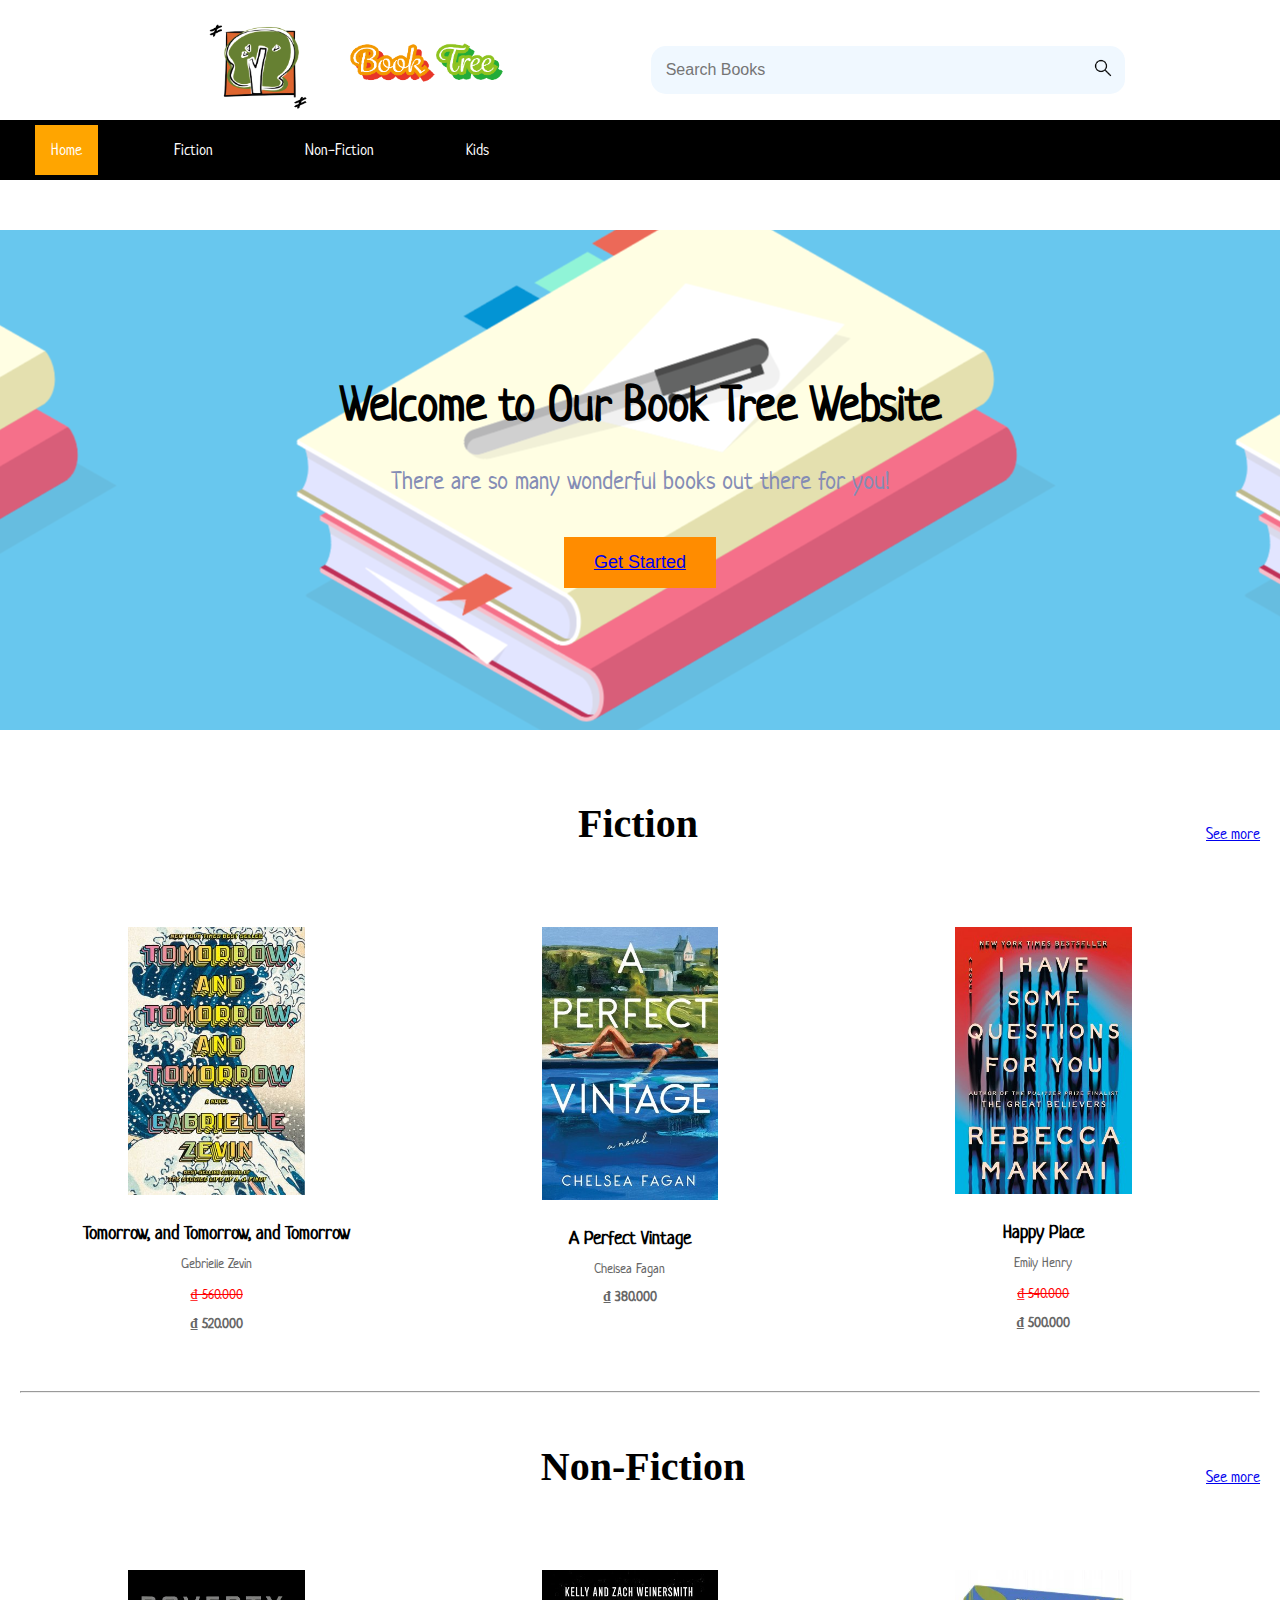
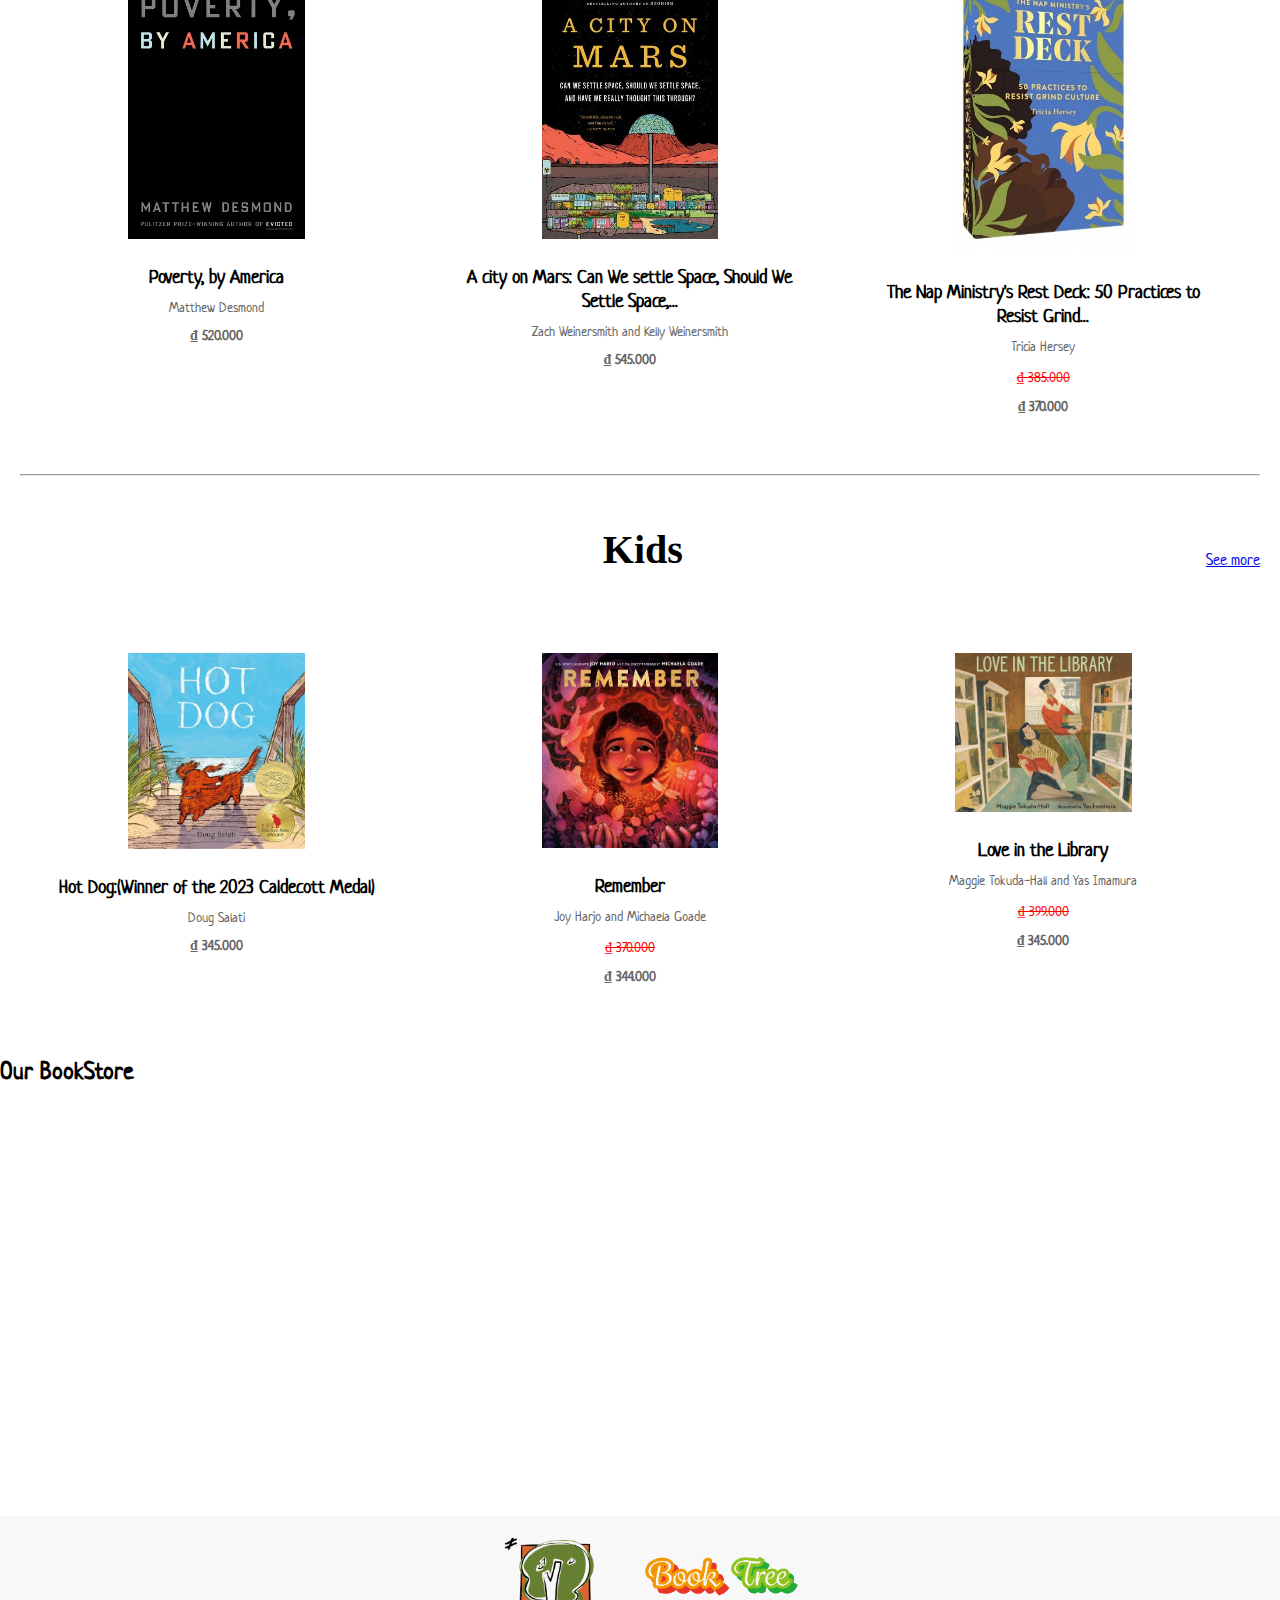
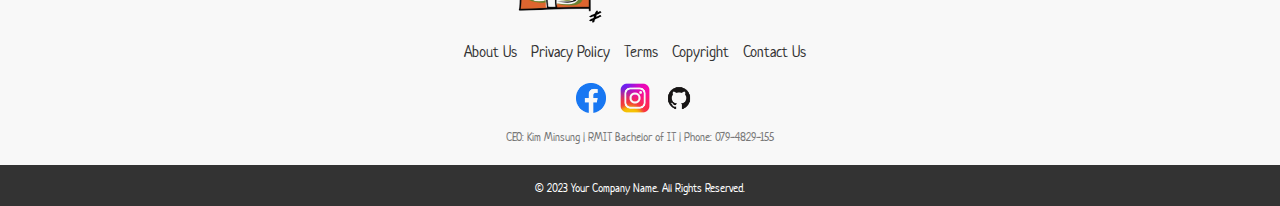
<file: StaticWebsite/Home/index.html>
<!--RMIT University Vietnam
Course: COSC2430 Web Programming
Semester: 2023A
Assessment: Assignment 1
Author: Kim minsung
ID: s3866724
Acknowledgement: https://rmit.instructure.com/courses/118544/pages/w3-lecture?module_item_id=4924759
https://rmit.instructure.com/courses/118544/pages/w4-lecture?module_item_id=4924781
https://www.w3schools.com/html/html_classes.asp
https://www.w3schools.com/html/html_links.asp
https://www.w3schools.com/html/html_form_input_types.asp
https://www.w3schools.com/html/html_formatting.asp-->

<!DOCTYPE html>
<html lang="en">

<head>
    <meta charset="UTF-8">
    <meta http-equiv="X-UA-Compatible" content="IE=edge">
	<meta name="viewport" content="width=device-width, initial-scale=1.0">
  	<title>BookTree Homepage</title>
  	<link rel="stylesheet" href="Home.css">
</head>

<body>
	<header>
		<div class="logo-con">
		<div class="logo">
		  <a href="https://minncode.github.io/s3866724_Static-Website/StaticWebsite/Home/"><img src="logo.png" alt="logo"></a>
		</div>
		</div>
		  <div class="search-container">
            <input type="text" class="search-bar" id="searchInput" placeholder="Search Books">
            <button class="search-button"><img src="search.png" title="Search" alt="Search"></button>
			</div>
	  </header>
	  <ul class="navbar">
      <li><a class="home" href="https://minncode.github.io/s3866724_Static-Website/StaticWebsite/Home/">Home</a></li>
      <li><a href="https://minncode.github.io/s3866724_Static-Website/StaticWebsite/Categorypage/">Fiction</a></li>
      <li><a href="https://minncode.github.io/s3866724_Static-Website/StaticWebsite/Categorypage1/">Non-Fiction</a></li>
      <li><a href="https://minncode.github.io/s3866724_Static-Website/StaticWebsite/Categorypage2/">Kids</a></li>
	  </ul>
      
      <div class="hero">
        <h1>Welcome to Our Book Tree Website</h1>
        <p>There are so many wonderful books out there for you!</p>
        <button><a href="https://minncode.github.io/s3866724_Static-Website/StaticWebsite/Contactpage/">Get Started</a></button>
      </div>
    
      <main>
        <div class="category1">
          <h2>Fiction</h2>
          <div class="more"> <a href=https://minncode.github.io/s3866724_Static-Website/StaticWebsite/Categorypage/ <span class="text">See more</span></a> 
          </div>
        </div>
          <ul class="books">
            <li>
              <a href="https://minncode.github.io/s3866724_Static-Website/StaticWebsite/Bookpage/" target="_blank"><img src="fiction1.jpg" alt="fiction1"></a>
              <h3>Tomorrow, and Tomorrow, and Tomorrow</h3>
              <p>Gebrielle Zevin</p>
              <p1><del>₫ 560.000</del></p1>
              <p><b>₫ 520.000</b></p>
    
            </li>
            <li>
              <img src="fiction2.jpg" alt="fiction2">
              <h3>A Perfect Vintage</h3>
              <p>Chelsea Fagan</p>
              <p><b>₫ 380.000</b></p>
            </li>
            <li>
              <img src="fiction3.jpg" alt="fiction3">
              <h3>Happy Place</h3>
              <p>Emily Henry</p>
              <p1><del>₫ 540.000</del></p1>
              <p><b>₫ 500.000</b></p>
            </li>
          </ul>
          <hr>
        <div class="category2">
            <h2>Non-Fiction</h2>
            <div class="more"> <a href=https://minncode.github.io/s3866724_Static-Website/StaticWebsite/Categorypage1/ <span class="text">See more</span></a> 
            </div>
          </div>
          <ul class="books">
            <li>
              <img src="nonfiction1.jpg" alt="nonfiction1">
              <h3>Poverty, by America</h3>
              <p>Matthew Desmond</p>
              <p><b>₫ 520.000</b></p>
            </li>
            <li>
              <img src="nonfiction2.jpg" alt="nonfiction2">
              <h3>A city on Mars: Can We settle Space, Should We Settle Space,...</h3>
              <p>Zach Weinersmith and Kelly Weinersmith</p>
              <p><b>₫ 545.000</b></p>
            </li>
            <li>
              <img src="nonfiction3.jpg" alt="nonfiction3">
              <h3>The Nap Ministry's Rest Deck: 50 Practices to Resist Grind...</h3>
              <p>Tricia Hersey</p>
              <p1><del>₫ 385.000</del></p1>
              <p><b>₫ 370.000</b></p>
            </li>
          </ul>
          <hr>
          <div class="category3">
            <h2>Kids</h2>
            <div class="more"> <a href=https://minncode.github.io/s3866724_Static-Website/StaticWebsite/Categorypage2/ <span class="text">See more</span></a> 
            </div>
          </div>
            <ul class="books">
              <li>
                <img src="kids1.jpg" alt="kids1">
                <h3>Hot Dog:(Winner of the 2023 Caldecott Medal)</h3>
                <p>Doug Salati</p>
                <p><b>₫ 345.000</b></p>
              </li>
              <li>
                <img src="kids2.jpg" alt="kids2">
                <h3>Remember</h3>
                <p>Joy Harjo and Michaela Goade</p>
                <p1><del>₫ 370.000</del></p1>
                <p><b>₫ 344.000</b></p>
              </li>
              <li>
                <img src="kids3.jpg" alt="kids3">
                <h3>Love in the Library</h3>
                <p>Maggie Tokuda-Hall and Yas Imamura</p>
                <p1><del>₫ 399.000</del></p1>
                <p><b>₫ 345.000</b></p>
              </li>
            </ul>
      </main>

      <section class="video">
        <h2>Our BookStore</h2>
        <iframe width="560" height="315" src="https://www.youtube.com/embed/cqMOVtltH1E" frameborder="0" allow="autoplay; encrypted-media" allowfullscreen></iframe>
      </section>
      
      <footer>
        <div class="logo-container">
          <img src="logo.png" alt="logo">
        </div>
        <ul class="info">
          <li><a href="#">About Us</a></li>
          <li><a href="#">Privacy Policy</a></li>
          <li><a href="#">Terms</a></li>
          <li><a href="#">Copyright</a></li>
          <li><a href="https://minncode.github.io/s3866724_Static-Website/StaticWebsite/Contactpage/">Contact Us</a></li>
        </ul>
        <div class="social-icons">
          <a href="https://www.facebook.com/profile.php?id=100067564262906"><img src="facebook.png" alt="facebook"></a>
          <a href="https://www.instagram.com/at01_leo/"><img src="instagram.png" alt="instagram"></a>
          <a href="https://github.com/minncode"><img src="github.png" alt="github"></a>
        </div>
        <p>CEO: Kim Minsung | RMIT Bachelor of IT | Phone: 079-4829-155
        </footer>
        <div class="footer-bottom">
            <p>&copy; 2023 Your Company Name. All Rights Reserved.</p>
          </div>
    </body>
    
    </html>
</file>
<file: StaticWebsite/Bookpage/Book.css>
/*RMIT University Vietnam
Course: COSC2430 Web Programming
Semester: 2023A
Assessment: Assignment 1
Author: Kim minsung
ID: s3866724
Acknowledgement: https://rmit.instructure.com/courses/118544/pages/w3-lecture?module_item_id=4924759
https://rmit.instructure.com/courses/118544/pages/w4-lecture?module_item_id=4924781
https://www.w3schools.com/css/css_margin.asp
https://www.w3schools.com/css/css_margin.asp
https://www.w3schools.com/css/css_inline-block.asp
https://www.w3schools.com/css/css_navbar.asp*/

body,h1,h2,h3,h4,h5,h6,p,ul,li {
  margin: 0;
  padding: 0;
}

@font-face {
  font-family: Custom;
  src: url(Neucha/Neucha-Regular.ttf);
}

body {
  font-family: Custom;
}

header {
    margin-top: 20px;
    display: flex;
    justify-content: space-evenly;
    align-items: center;
    height: 80px;
    background-color: white;
    padding: 10px;
  }

  .logo-con{
    display: flex;
    align-items: center;
  }

  .logo img {
    width: 300px;
    height: auto;
    margin: 0 0 0 50px;
  }

  @media screen and (max-width: 960px) {
      .logo img {
          width: 150px;
      }
  }

  .search-container {
    display: flex;
    align-items: center;
  }

  .search-bar {
    width: 400px;
    padding: 15px;
    border: none;
    border-top-left-radius: 15px;
    border-bottom-left-radius: 15px;
    font-size: 16px;
    background-color: aliceblue;
  }

  @media screen and (max-width: 960px) {
      .search-bar {
          width: 100px;
      }
  }

  .search-button {
    padding: 12px;
    background-color: aliceblue;
    color: #fff;
    font-size: 16px;
    cursor: pointer;
    border: none;
    border-top-right-radius: 15px;
    border-bottom-right-radius: 15px;
  }

  .search-button img {
    width: 20px;
  }
  

  ul.navbar {
      list-style-type: none;
      margin: 0;
      padding: 5px;
      overflow: hidden;
      background-color: black;
    }
    
    ul.navbar li {
      float: left;
      margin-left: 30px;
      margin-right: 30px;
  }
    
    ul.navbar li a {
      display: block;
      color: white;
      text-align: center;
      padding: 14px 16px;
      text-decoration: none;
    }
    
    ul.navbar li a:hover:not(.home) {background-color: green;}
    
    ul.navbar li a.home {background-color: orange;}
    
    @media screen and (max-width: 960px) {
      ul.navbar li {float: none;}
    }

    /* Style for main content area */
    .main {
      padding: 20px;
    }

    /* Breadcrumb styles */
    .breadcrumb {
      margin-bottom: 20px;
    }
    .breadcrumb a {
      color: #333;
      text-decoration: none;
    }
    .breadcrumb a:hover {
      text-decoration: underline;
    }
    
    /* Book image styles */
    .book-images {
      display: flex;
      flex-direction: row;
      justify-content: center;
      align-items: center;
      margin-bottom: 20px;
    }

    .book-large-image {
      flex-basis: 50%;
      max-width: 50%;
      padding: 10px;
      display: flex;
      justify-content: end;
    }

    .book-small-images {
      display: flex;
      flex-direction: column;
      justify-content: center;
      align-items: center;
      flex-basis: 50%;
    }
    .book-small-image img {
      width: 100px;
      padding: 10px;
    }

    .book-small-image:hover img {
      transform: scale(3);
    }

    .information {
        flex-wrap: wrap;
        width: 300px;
    }

    /* Book price and add to cart button styles */
    .book-price {
      font-size: 24px;
      margin-bottom: 50px;
      margin-left: 7px;
    }

    .book-price del {
      color: red;
    }

    .add-to-cart {
      background-color: #333;
      color: #fff;
      padding: 10px 20px;
      text-decoration: none;
      font-weight: bold;
    }

    /* Book name and description styles */
    .book-name {
      font-size: 24px;
      font-weight: bold;
      width: 64%;
      margin: 0 auto 30px;
    }
    
    .book-description {
      font-size: 16px;
      width: 80%;
      margin: 0 auto 50px;
      text-align: justify;
    }

    /* Responsive styles for mobile devices */
    @media screen and (max-width: 960px) {
      .book-images {
        flex-direction: column;
        align-items: center;
      }
      .book-large-image {
        max-width: 100%;
      }
      .book-small-images {
        flex-direction: row;
      }
      .book-small-image {
        max-width: 33%;
      }
      .book-price {
        text-align: center;
      }
      .add-to-cart {
        margin-top: 10px;
        display: flex;
        justify-content: center;
      }
      .book-name {
        text-align: center;
      }
    }

    /* Footer Styles */
    footer {
      background-color: #f8f8f8;
      padding: 20px;
      text-align: center;
    }
    
    .logo-container {
      margin-bottom: 10px;
      display: inline-block;
    }
  
    .logo-container img{
      width: 300px;
      height: auto;
      margin: 0 0 0 20px;
    }
    
    ul.info {
      list-style-type: none;
      padding: 0;
    }
    
    ul.info li {
      display: inline-block;
      margin-right: 10px;
    }
    
    ul.info li a {
      color: #333;
      text-decoration: none;
    }
    
    .social-icons {
      margin-top: 10px;
    }
    
    .social-icons img {
      width: 30px;
      height: 30px;
      margin-right: 10px;
      margin-top: 10px;
    }
    
    p {
      margin-top: 10px;
      font-size: 12px;
      color: #777;
    }
    
    .footer-bottom {
      background-color: #333;
      padding: 5px;
      text-align: center;
    }
  
    .footer-bottom p{
      color: white;
      margin-bottom: 5px;
    }
</file>
<file: StaticWebsite/Categorypage/Category.css>
/*RMIT University Vietnam
Course: COSC2430 Web Programming
Semester: 2023A
Assessment: Assignment 1
Author: Kim minsung
ID: s3866724
Acknowledgement: https://rmit.instructure.com/courses/118544/pages/w3-lecture?module_item_id=4924759
https://rmit.instructure.com/courses/118544/pages/w4-lecture?module_item_id=4924781
https://www.w3schools.com/css/css_margin.asp
https://www.w3schools.com/css/css_margin.asp
https://www.w3schools.com/css/css_inline-block.asp
https://www.w3schools.com/css/css_navbar.asp*/

body,h1,h2,h3,h4,h5,h6,p,ul,li {
  margin: 0;
  padding: 0;
}

@font-face {
  font-family: Custom;
  src: url(Neucha/Neucha-Regular.ttf);
}

body {
  font-family: Custom;
}

header {
    margin-top: 20px;
    display: flex;
    justify-content: space-evenly;
    align-items: center;
    height: 80px;
    background-color: white;
    padding: 10px;
  }

  .logo-con{
    display: flex;
    align-items: center;
  }

  .logo img {
    width: 300px;
    height: auto;
    margin: 0 0 0 50px;
  }

  @media screen and (max-width: 960px) {
      .logo img {
          width: 150px;
      }
  }

  .search-container {
    display: flex;
    align-items: center;
  }

  .search-bar {
    width: 400px;
    padding: 15px;
    border: none;
    border-top-left-radius: 15px;
    border-bottom-left-radius: 15px;
    font-size: 16px;
    background-color: aliceblue;
  }

  @media screen and (max-width: 960px) {
      .search-bar {
          width: 100px;
      }
  }

  .search-button {
    padding: 12px;
    background-color: aliceblue;
    color: #fff;
    font-size: 16px;
    cursor: pointer;
    border: none;
    border-top-right-radius: 15px;
    border-bottom-right-radius: 15px;
  }

  .search-button img {
    width: 20px;
  }
  

  ul.navbar {
      list-style-type: none;
      margin: 0;
      padding: 5px;
      overflow: hidden;
      background-color: black;
    }
    
    ul.navbar li {
      float: left;
      margin-left: 30px;
      margin-right: 30px;
  }
    
    ul.navbar li a {
      display: block;
      color: white;
      text-align: center;
      padding: 14px 16px;
      text-decoration: none;
    }
    
    ul.navbar li a:hover:not(.home) {background-color: green;}
    
    ul.navbar li a.home {background-color: orange;}
    
    @media screen and (max-width: 960px) {
      ul.navbar li {float: none;}
    }

  
  /* Main Styles */
  main {
    padding: 20px;
  }
  
  .category1 h2 {
      margin-bottom: 20px;
      text-align: center;
      margin-left: 43%;
      font-family: 'Times New Roman', Times, serif;
      font-size: 40px;
    }
  
    .category2 h2{
      margin-bottom: 20px;
      text-align: center;
      margin-left: 45%;
      font-family: 'Times New Roman', Times, serif;
      font-size: 40px;
    }
  
    .category3 h2 {
      margin-bottom: 20px;
      text-align: center;
      margin-left: 45%;
      font-family: 'Times New Roman', Times, serif;
      font-size: 40px;
    }
  
  .category1, .category2, .category3 {
      margin-top: 50px;
      margin-bottom: 40px;
      display: -webkit-flex;
      -webkit-box-pack: start;
      justify-content: flex-start;
      -webkit-box-align: center;
      align-items: center;
      -webkit-box-orient: horizontal;
      -webkit-box-direction: normal;
      flex-direction: row;
  }
  
  .more {
      margin-left: auto;
      flex-shrink: 0;
      display: -webkit-flex;
      -webkit-box-pack: start;
      justify-content: flex-start;
      -webkit-box-align: center;
      align-items: center;
      -webkit-box-orient: horizontal;
      -webkit-box-direction: normal;
      flex-direction: row;
  }
  
  .books {
    display: flex;
    justify-content: space-between;
    text-align: center;
  }
  
  .books li {
    flex-basis: calc(33.33% - 20px);
    margin-right: 20px;
    margin-bottom: 20px;
    padding: 20px;
    background-color: white;
    transition: background-color 0.3s ease;
    list-style: none;
  }
  
  .books li img {
    width: 50%;
    height: auto;
  }
  
  .books li h3 {
    margin: 20px 0 10px;
  }
  
  .books li p1 {
      font-size: 14px;
      color: red;
      margin: 10px 0 10px;
    }
  
  .books li p {
    font-size: 14px;
    color: #666;
    margin: 10px 0 10px;
  }
  
  .books li:hover {
    background-color: #e0e0e0;
  }
  
  .video {
    margin-bottom: 100px;
  }
  
  .video h2 {
    font-size: 1.5rem;
    margin-bottom: 0.5rem;
  }
  
  .video iframe {
    width: 100%;
    height: 315px;
    border: none;
  }
  
    /* Footer Styles */
    footer {
      background-color: #f8f8f8;
      padding: 20px;
      text-align: center;
    }
    
    .logo-container {
      margin-bottom: 10px;
      display: inline-block;
    }
  
    .logo-container img{
      width: 300px;
      height: auto;
      margin: 0 0 0 20px;
    }
    
    ul.info {
      list-style-type: none;
      padding: 0;
    }
    
    ul.info li {
      display: inline-block;
      margin-right: 10px;
    }
    
    ul.info li a {
      color: #333;
      text-decoration: none;
    }
    
    .social-icons {
      margin-top: 10px;
    }
    
    .social-icons img {
      width: 30px;
      height: 30px;
      margin-right: 10px;
      margin-top: 10px;
    }
    
    p {
      margin-top: 10px;
      font-size: 12px;
      color: #777;
    }
    
    .footer-bottom {
      background-color: #333;
      padding: 5px;
      text-align: center;
    }
  
    .footer-bottom p{
      color: white;
      margin-bottom: 5px;
    }
</file>
<file: StaticWebsite/Categorypage1/Category1.css>
/*RMIT University Vietnam
Course: COSC2430 Web Programming
Semester: 2023A
Assessment: Assignment 1
Author: Kim minsung
ID: s3866724
Acknowledgement: https://rmit.instructure.com/courses/118544/pages/w3-lecture?module_item_id=4924759
https://rmit.instructure.com/courses/118544/pages/w4-lecture?module_item_id=4924781
https://www.w3schools.com/css/css_margin.asp
https://www.w3schools.com/css/css_margin.asp
https://www.w3schools.com/css/css_inline-block.asp
https://www.w3schools.com/css/css_navbar.asp*/

body,h1,h2,h3,h4,h5,h6,p,ul,li {
  margin: 0;
  padding: 0;
}

@font-face {
  font-family: Custom;
  src: url(Neucha/Neucha-Regular.ttf);
}

body {
  font-family: Custom;
}

header {
    margin-top: 20px;
    display: flex;
    justify-content: space-evenly;
    align-items: center;
    height: 80px;
    background-color: white;
    padding: 10px;
  }

  .logo-con{
    display: flex;
    align-items: center;
  }

  .logo img {
    width: 300px;
    height: auto;
    margin: 0 0 0 50px;
  }

  @media screen and (max-width: 960px) {
      .logo img {
          width: 150px;
      }
  }

  .search-container {
    display: flex;
    align-items: center;
  }

  .search-bar {
    width: 400px;
    padding: 15px;
    border: none;
    border-top-left-radius: 15px;
    border-bottom-left-radius: 15px;
    font-size: 16px;
    background-color: aliceblue;
  }

  @media screen and (max-width: 960px) {
      .search-bar {
          width: 100px;
      }
  }

  .search-button {
    padding: 12px;
    background-color: aliceblue;
    color: #fff;
    font-size: 16px;
    cursor: pointer;
    border: none;
    border-top-right-radius: 15px;
    border-bottom-right-radius: 15px;
  }

  .search-button img {
    width: 20px;
  }
  

  ul.navbar {
      list-style-type: none;
      margin: 0;
      padding: 5px;
      overflow: hidden;
      background-color: black;
    }
    
    ul.navbar li {
      float: left;
      margin-left: 30px;
      margin-right: 30px;
  }
    
    ul.navbar li a {
      display: block;
      color: white;
      text-align: center;
      padding: 14px 16px;
      text-decoration: none;
    }
    
    ul.navbar li a:hover:not(.home) {background-color: green;}
    
    ul.navbar li a.home {background-color: orange;}
    
    @media screen and (max-width: 960px) {
      ul.navbar li {float: none;}
    }

  
  /* Main Styles */
  main {
    padding: 20px;
  }
  
  .category1 h2 {
      margin-bottom: 20px;
      text-align: center;
      margin-left: 39%;
      font-family: 'Times New Roman', Times, serif;
      font-size: 40px;
    }
  
    .category2 h2{
      margin-bottom: 20px;
      text-align: center;
      margin-left: 45%;
      font-family: 'Times New Roman', Times, serif;
      font-size: 40px;
    }
  
    .category3 h2 {
      margin-bottom: 20px;
      text-align: center;
      margin-left: 39%;
      font-family: 'Times New Roman', Times, serif;
      font-size: 40px;
    }
  
  .category1, .category2, .category3 {
      margin-top: 50px;
      margin-bottom: 40px;
      display: -webkit-flex;
      -webkit-box-pack: start;
      justify-content: flex-start;
      -webkit-box-align: center;
      align-items: center;
      -webkit-box-orient: horizontal;
      -webkit-box-direction: normal;
      flex-direction: row;
  }
  
  .more {
      margin-left: auto;
      flex-shrink: 0;
      display: -webkit-flex;
      -webkit-box-pack: start;
      justify-content: flex-start;
      -webkit-box-align: center;
      align-items: center;
      -webkit-box-orient: horizontal;
      -webkit-box-direction: normal;
      flex-direction: row;
  }
  
  .books {
    display: flex;
    justify-content: space-between;
    text-align: center;
  }
  
  .books li {
    flex-basis: calc(33.33% - 20px);
    margin-right: 20px;
    margin-bottom: 20px;
    padding: 20px;
    background-color: white;
    transition: background-color 0.3s ease;
    list-style: none;
  }
  
  .books li img {
    width: 50%;
    height: auto;
  }
  
  .books li h3 {
    margin: 20px 0 10px;
  }
  
  .books li p1 {
      font-size: 14px;
      color: red;
      margin: 10px 0 10px;
    }
  
  .books li p {
    font-size: 14px;
    color: #666;
    margin: 10px 0 10px;
  }
  
  .books li:hover {
    background-color: #e0e0e0;
  }
  
  .video {
    margin-bottom: 100px;
  }
  
  .video h2 {
    font-size: 1.5rem;
    margin-bottom: 0.5rem;
  }
  
  .video iframe {
    width: 100%;
    height: 315px;
    border: none;
  }
  
    /* Footer Styles */
    footer {
      background-color: #f8f8f8;
      padding: 20px;
      text-align: center;
    }
    
    .logo-container {
      margin-bottom: 10px;
      display: inline-block;
    }
  
    .logo-container img{
      width: 300px;
      height: auto;
      margin: 0 0 0 20px;
    }
    
    ul.info {
      list-style-type: none;
      padding: 0;
    }
    
    ul.info li {
      display: inline-block;
      margin-right: 10px;
    }
    
    ul.info li a {
      color: #333;
      text-decoration: none;
    }
    
    .social-icons {
      margin-top: 10px;
    }
    
    .social-icons img {
      width: 30px;
      height: 30px;
      margin-right: 10px;
      margin-top: 10px;
    }
    
    p {
      margin-top: 10px;
      font-size: 12px;
      color: #777;
    }
    
    .footer-bottom {
      background-color: #333;
      padding: 5px;
      text-align: center;
    }
  
    .footer-bottom p{
      color: white;
      margin-bottom: 5px;
    }
</file>
<file: StaticWebsite/Categorypage2/Category2.css>
/*RMIT University Vietnam
Course: COSC2430 Web Programming
Semester: 2023A
Assessment: Assignment 1
Author: Kim minsung
ID: s3866724
Acknowledgement: https://rmit.instructure.com/courses/118544/pages/w3-lecture?module_item_id=4924759
https://rmit.instructure.com/courses/118544/pages/w4-lecture?module_item_id=4924781
https://www.w3schools.com/css/css_margin.asp
https://www.w3schools.com/css/css_margin.asp
https://www.w3schools.com/css/css_inline-block.asp
https://www.w3schools.com/css/css_navbar.asp*/

body,h1,h2,h3,h4,h5,h6,p,ul,li {
  margin: 0;
  padding: 0;
}

@font-face {
  font-family: Custom;
  src: url(Neucha/Neucha-Regular.ttf);
}

body {
  font-family: Custom;
}

header {
    margin-top: 20px;
    display: flex;
    justify-content: space-evenly;
    align-items: center;
    height: 80px;
    background-color: white;
    padding: 10px;
  }

  .logo-con{
    display: flex;
    align-items: center;
  }

  .logo img {
    width: 300px;
    height: auto;
    margin: 0 0 0 50px;
  }

  @media screen and (max-width: 960px) {
      .logo img {
          width: 150px;
      }
  }

  .search-container {
    display: flex;
    align-items: center;
  }

  .search-bar {
    width: 400px;
    padding: 15px;
    border: none;
    border-top-left-radius: 15px;
    border-bottom-left-radius: 15px;
    font-size: 16px;
    background-color: aliceblue;
  }

  @media screen and (max-width: 960px) {
      .search-bar {
          width: 100px;
      }
  }

  .search-button {
    padding: 12px;
    background-color: aliceblue;
    color: #fff;
    font-size: 16px;
    cursor: pointer;
    border: none;
    border-top-right-radius: 15px;
    border-bottom-right-radius: 15px;
  }

  .search-button img {
    width: 20px;
  }
  

  ul.navbar {
      list-style-type: none;
      margin: 0;
      padding: 5px;
      overflow: hidden;
      background-color: black;
    }
    
    ul.navbar li {
      float: left;
      margin-left: 30px;
      margin-right: 30px;
  }
    
    ul.navbar li a {
      display: block;
      color: white;
      text-align: center;
      padding: 14px 16px;
      text-decoration: none;
    }
    
    ul.navbar li a:hover:not(.home) {background-color: green;}
    
    ul.navbar li a.home {background-color: orange;}
    
    @media screen and (max-width: 960px) {
      ul.navbar li {float: none;}
    }

  
  /* Main Styles */
  main {
    padding: 20px;
  }
  
  .category1 h2 {
      margin-bottom: 20px;
      text-align: center;
      margin-left: 38%;
      font-family: 'Times New Roman', Times, serif;
      font-size: 40px;
    }
  
    .category2 h2{
      margin-bottom: 20px;
      text-align: center;
      margin-left: 42%;
      font-family: 'Times New Roman', Times, serif;
      font-size: 40px;
    }
  
    .category3 h2 {
      margin-bottom: 20px;
      text-align: center;
      margin-left: 41%;
      font-family: 'Times New Roman', Times, serif;
      font-size: 40px;
    }
  
  .category1, .category2, .category3 {
      margin-top: 50px;
      margin-bottom: 40px;
      display: -webkit-flex;
      -webkit-box-pack: start;
      justify-content: flex-start;
      -webkit-box-align: center;
      align-items: center;
      -webkit-box-orient: horizontal;
      -webkit-box-direction: normal;
      flex-direction: row;
  }
  
  .more {
      margin-left: auto;
      flex-shrink: 0;
      display: -webkit-flex;
      -webkit-box-pack: start;
      justify-content: flex-start;
      -webkit-box-align: center;
      align-items: center;
      -webkit-box-orient: horizontal;
      -webkit-box-direction: normal;
      flex-direction: row;
  }
  
  .books {
    display: flex;
    justify-content: space-between;
    text-align: center;
  }
  
  .books li {
    flex-basis: calc(33.33% - 20px);
    margin-right: 20px;
    margin-bottom: 20px;
    padding: 20px;
    background-color: white;
    transition: background-color 0.3s ease;
    list-style: none;
  }
  
  .books li img {
    width: 50%;
    height: auto;
  }
  
  .books li h3 {
    margin: 20px 0 10px;
  }
  
  .books li p1 {
      font-size: 14px;
      color: red;
      margin: 10px 0 10px;
    }
  
  .books li p {
    font-size: 14px;
    color: #666;
    margin: 10px 0 10px;
  }
  
  .books li:hover {
    background-color: #e0e0e0;
  }
  
  .video {
    margin-bottom: 100px;
  }
  
  .video h2 {
    font-size: 1.5rem;
    margin-bottom: 0.5rem;
  }
  
  .video iframe {
    width: 100%;
    height: 315px;
    border: none;
  }
  
    /* Footer Styles */
    footer {
      background-color: #f8f8f8;
      padding: 20px;
      text-align: center;
    }
    
    .logo-container {
      margin-bottom: 10px;
      display: inline-block;
    }
  
    .logo-container img{
      width: 300px;
      height: auto;
      margin: 0 0 0 20px;
    }
    
    ul.info {
      list-style-type: none;
      padding: 0;
    }
    
    ul.info li {
      display: inline-block;
      margin-right: 10px;
    }
    
    ul.info li a {
      color: #333;
      text-decoration: none;
    }
    
    .social-icons {
      margin-top: 10px;
    }
    
    .social-icons img {
      width: 30px;
      height: 30px;
      margin-right: 10px;
      margin-top: 10px;
    }
    
    p {
      margin-top: 10px;
      font-size: 12px;
      color: #777;
    }
    
    .footer-bottom {
      background-color: #333;
      padding: 5px;
      text-align: center;
    }
  
    .footer-bottom p{
      color: white;
      margin-bottom: 5px;
    }
</file>
<file: StaticWebsite/Contactpage/Contact.css>
/*RMIT University Vietnam
Course: COSC2430 Web Programming
Semester: 2023A
Assessment: Assignment 1
Author: Kim minsung
ID: s3866724
Acknowledgement: https://rmit.instructure.com/courses/118544/pages/w3-lecture?module_item_id=4924759
https://rmit.instructure.com/courses/118544/pages/w4-lecture?module_item_id=4924781
https://www.w3schools.com/css/css_margin.asp
https://www.w3schools.com/css/css_margin.asp
https://www.w3schools.com/css/css_inline-block.asp
https://www.w3schools.com/css/css_navbar.asp*/

body,h1,h2,h3,h4,h5,h6,p,ul,li {
  margin: 0;
  padding: 0;
}

@font-face {
  font-family: Custom;
  src: url(Neucha/Neucha-Regular.ttf);
}

body {
  font-family: Custom;
}

header {
    margin-top: 20px;
    display: flex;
    justify-content: space-evenly;
    align-items: center;
    height: 80px;
    background-color: white;
    padding: 10px;
  }

  .logo-con{
    display: flex;
    align-items: center;
  }

  .logo img {
    width: 300px;
    height: auto;
    margin: 0 0 0 50px;
  }

  @media screen and (max-width: 960px) {
      .logo img {
          width: 150px;
      }
  }

  .search-container {
    display: flex;
    align-items: center;
  }

  .search-bar {
    width: 400px;
    padding: 15px;
    border: none;
    border-top-left-radius: 15px;
    border-bottom-left-radius: 15px;
    font-size: 16px;
    background-color: aliceblue;
  }

  @media screen and (max-width: 960px) {
      .search-bar {
          width: 100px;
      }
  }

    /* Breadcrumb styles */
    .breadcrumb {
      margin-bottom: 20px;
    }
    .breadcrumb a {
      color: #333;
      text-decoration: none;
    }
    .breadcrumb a:hover {
      text-decoration: underline;
    }

  .search-button {
    padding: 12px;
    background-color: aliceblue;
    color: #fff;
    font-size: 16px;
    cursor: pointer;
    border: none;
    border-top-right-radius: 15px;
    border-bottom-right-radius: 15px;
  }

  .search-button img {
    width: 20px;
  }
  

  ul.navbar {
      list-style-type: none;
      margin: 0;
      padding: 5px;
      overflow: hidden;
      background-color: black;
    }
    
    ul.navbar li {
      float: left;
      margin-left: 30px;
      margin-right: 30px;
  }
    
    ul.navbar li a {
      display: block;
      color: white;
      text-align: center;
      padding: 14px 16px;
      text-decoration: none;
    }
    
    ul.navbar li a:hover:not(.home) {background-color: green;}
    
    ul.navbar li a.home {background-color: orange;}
    
    @media screen and (max-width: 960px) {
      ul.navbar li {float: none;}
    }

    
    
.container {
  max-width: 800px;
  margin: 0 auto;
  padding: 20px;
}

h1 {
  text-align: center;
  margin-top: 40px;
}

form {
  margin-top: 20px;
}

.form-group {
  margin-bottom: 10px;
}

.form-group label {
  display: block;
  font-weight: bold;
  margin-bottom: 5px;
}

.form-group input, .form-group select, .form-group textarea {
  width: 100%;
  padding: 8px;
  font-size: 16px;
}

/* Contact form styles */

.contact-form1-container {
  margin: 40px 100px;
  width: 600px;
  max-width: 90%;
  padding: 20px;
}

.contact-form1 input {
  display: block;
  margin-bottom: 10px;
  width: 100%;
}

.contact-form1 label {
  display: inline-block;
  width: 200px;
  margin-bottom: 10px;
}

/* Contact form input and textarea styles */
.contact-form1 input {
  padding: 10px;
  border: 1px solid #ccc;
  border-radius: 4px;
}

/* Contact form checkbox and radio button styles */
.contact-form1 input[type="checkbox"],
.contact-form1 input[type="radio"] {
  display: inline-block;
  width: auto;
  margin-right:10px;
}

/* Contact form button container styles */
.button-container {
  margin: 20px 0 0 100px;
  }
  
  /* Submit and reset button styles */
  .submit-button,
  .reset-button {
  padding: 10px 20px;
  background-color: #007bff;
  color: #fff;
  border: none;
  border-radius: 4px;
  cursor: pointer;
  margin-right: 10px;
  }
  
  /* Submit button hover effect */
  .submit-button:hover {
  background-color: #0056b3;
  }
  
  /* Reset button hover effect */
  .reset-button:hover {
  background-color: #6c757d;
  }
  
  @media (min-width: 960px) {
  .form-group {
  display: flex;
  align-items: center;
  }
  label {
      flex-basis: 20%;
      margin-right: 10px;
      text-align: right;
  }
  
  input, select, textarea {
      flex-basis: 80%;
  }
} 

    /* Footer Styles */
    footer {
      background-color: #f8f8f8;
      padding: 20px;
      text-align: center;
      margin-top: 50px;
    }
    
    .logo-container {
      margin-bottom: 10px;
      display: inline-block;
    }
  
    .logo-container img{
      width: 300px;
      height: auto;
      margin: 0 0 0 20px;
    }
    
    ul.info {
      list-style-type: none;
      padding: 0;
    }
    
    ul.info li {
      display: inline-block;
      margin-right: 10px;
    }
    
    ul.info li a {
      color: #333;
      text-decoration: none;
    }
    
    .social-icons {
      margin-top: 10px;
    }
    
    .social-icons img {
      width: 30px;
      height: 30px;
      margin-right: 10px;
      margin-top: 10px;
    }
    
    p {
      margin-top: 10px;
      font-size: 12px;
      color: #777;
    }
    
    .footer-bottom {
      background-color: #333;
      padding: 5px;
      text-align: center;
    }
  
    .footer-bottom p{
      color: white;
      margin-bottom: 5px;
    }
</file>
<file: StaticWebsite/Home/Home.css>
/*RMIT University Vietnam
Course: COSC2430 Web Programming
Semester: 2023A
Assessment: Assignment 1
Author: Kim minsung
ID: s3866724
Acknowledgement: https://rmit.instructure.com/courses/118544/pages/w3-lecture?module_item_id=4924759
https://rmit.instructure.com/courses/118544/pages/w4-lecture?module_item_id=4924781
https://www.w3schools.com/css/css_margin.asp
https://www.w3schools.com/css/css_margin.asp
https://www.w3schools.com/css/css_inline-block.asp
https://www.w3schools.com/css/css_navbar.asp*/

body,h1,h2,h3,h4,h5,h6,p,ul,li {
    margin: 0;
    padding: 0;
  }
  
  @font-face {
    font-family: Custom;
    src: url(Neucha/Neucha-Regular.ttf);
  }

  body {
    font-family: Custom;
  }
  
  header {
      margin-top: 20px;
      display: flex;
      justify-content: space-evenly;
      align-items: center;
      height: 80px;
      background-color: white;
      padding: 10px;
    }
  
    .logo-con{
      display: flex;
      align-items: center;
    }
  
    .logo img {
      width: 300px;
      height: auto;
      margin: 0 0 0 50px;
    }

    @media screen and (max-width: 960px) {
        .logo img {
            width: 150px;
        }
    }
  
    .search-container {
      display: flex;
      align-items: center;
    }
  
    .search-bar {
      width: 400px;
      padding: 15px;
      border: none;
      border-top-left-radius: 15px;
      border-bottom-left-radius: 15px;
      font-size: 16px;
      background-color: aliceblue;
    }

    @media screen and (max-width: 960px) {
        .search-bar {
            width: 100px;
        }
    }
  
    .search-button {
      padding: 12px;
      background-color: aliceblue;
      color: #fff;
      font-size: 16px;
      cursor: pointer;
      border: none;
      border-top-right-radius: 15px;
      border-bottom-right-radius: 15px;
    }
  
    .search-button img {
      width: 20px;
    }
    
  
    ul.navbar {
        list-style-type: none;
        margin: 0;
        padding: 5px;
        overflow: hidden;
        background-color: black;
      }
      
      ul.navbar li {
        float: left;
        margin-left: 30px;
        margin-right: 30px;
    }
      
      ul.navbar li a {
        display: block;
        color: white;
        text-align: center;
        padding: 14px 16px;
        text-decoration: none;
      }
      
      ul.navbar li a:hover:not(.home) {background-color: green;}
      
      ul.navbar li a.home {background-color: orange;}
      
      @media screen and (max-width: 960px) {
        ul.navbar li {float: none;}
      }

    .hero {
        background-image: url('book.jpg');
        background-position: center;
        height: 500px;
        display: flex;
        flex-direction: column;
        justify-content: center;
        align-items: center;
        text-align: center;
        color: black;
        margin-top: 50px;
      }
    
      .hero h1 {
        font-size: 48px;
        margin-bottom: 20px;
      }
    
      .hero p {
        font-size: 25px;
        margin-bottom: 40px;
        color: #848CB5;
      }
    
      .hero button {
        padding: 15px 30px;
        background-color: #ff8c00;
        color: #fff;
        font-size: 18px;
        border: none;
        cursor: pointer;
      }
    
      .hero button:hover {
        background-color: #ffae42;
      }
    
    /* Main Styles */
    main {
      padding: 20px;
    }
    
    .category1 h2 {
        margin-bottom: 20px;
        text-align: center;
        margin-left: 45%;
        font-family: 'Times New Roman', Times, serif;
        font-size: 40px;
      }
    
      .category2 h2{
        margin-bottom: 20px;
        text-align: center;
        margin-left: 42%;
        font-family: 'Times New Roman', Times, serif;
        font-size: 40px;
      }
    
      .category3 h2 {
        margin-bottom: 20px;
        text-align: center;
        margin-left: 47%;
        font-family: 'Times New Roman', Times, serif;
        font-size: 40px;
      }
    
    .category1, .category2, .category3 {
        margin-top: 50px;
        margin-bottom: 40px;
        display: -webkit-flex;
        -webkit-box-pack: start;
        justify-content: flex-start;
        -webkit-box-align: center;
        align-items: center;
        -webkit-box-orient: horizontal;
        -webkit-box-direction: normal;
        flex-direction: row;
    }
    
    .more {
        margin-left: auto;
        flex-shrink: 0;
        display: -webkit-flex;
        -webkit-box-pack: start;
        justify-content: flex-start;
        -webkit-box-align: center;
        align-items: center;
        -webkit-box-orient: horizontal;
        -webkit-box-direction: normal;
        flex-direction: row;
    }
    
    
    .books {
      display: flex;
      justify-content: space-between;
      text-align: center;
    }
    
    .books li {
      flex-basis: calc(33.33% - 20px);
      margin-right: 20px;
      margin-bottom: 20px;
      padding: 20px;
      background-color: white;
      transition: background-color 0.3s ease;
      list-style: none;
    }
    
    .books li img {
      width: 50%;
      height: auto;
    }
    
    .books li h3 {
      margin: 20px 0 10px;
    }
    
    .books li p1 {
        font-size: 14px;
        color: red;
        margin: 10px 0 10px;
      }
    
    .books li p {
      font-size: 14px;
      color: #666;
      margin: 10px 0 10px;
    }
    
    .books li:hover {
      background-color: #e0e0e0;
    }
    
    .video {
      margin-bottom: 100px;
    }
    
    .video h2 {
      font-size: 1.5rem;
      margin-bottom: 0.5rem;
    }
    
    .video iframe {
      width: 100%;
      height: 315px;
      border: none;
    }
    
    /* Footer Styles */
    footer {
        background-color: #f8f8f8;
        padding: 20px;
        text-align: center;
      }
      
      .logo-container {
        margin-bottom: 10px;
        display: inline-block;
      }
    
      .logo-container img{
        width: 300px;
        height: auto;
        margin: 0 0 0 20px;
      }
      
      ul.info {
        list-style-type: none;
        padding: 0;
      }
      
      ul.info li {
        display: inline-block;
        margin-right: 10px;
      }
      
      ul.info li a {
        color: #333;
        text-decoration: none;
      }
      
      .social-icons {
        margin-top: 10px;
      }
      
      .social-icons img {
        width: 30px;
        height: 30px;
        margin-right: 10px;
        margin-top: 10px;
      }
      
      p {
        margin-top: 10px;
        font-size: 12px;
        color: #777;
      }
      
      .footer-bottom {
        background-color: #333;
        padding: 5px;
        text-align: center;
      }
    
      .footer-bottom p{
        color: white;
        margin-bottom: 5px;
      }
</file>
